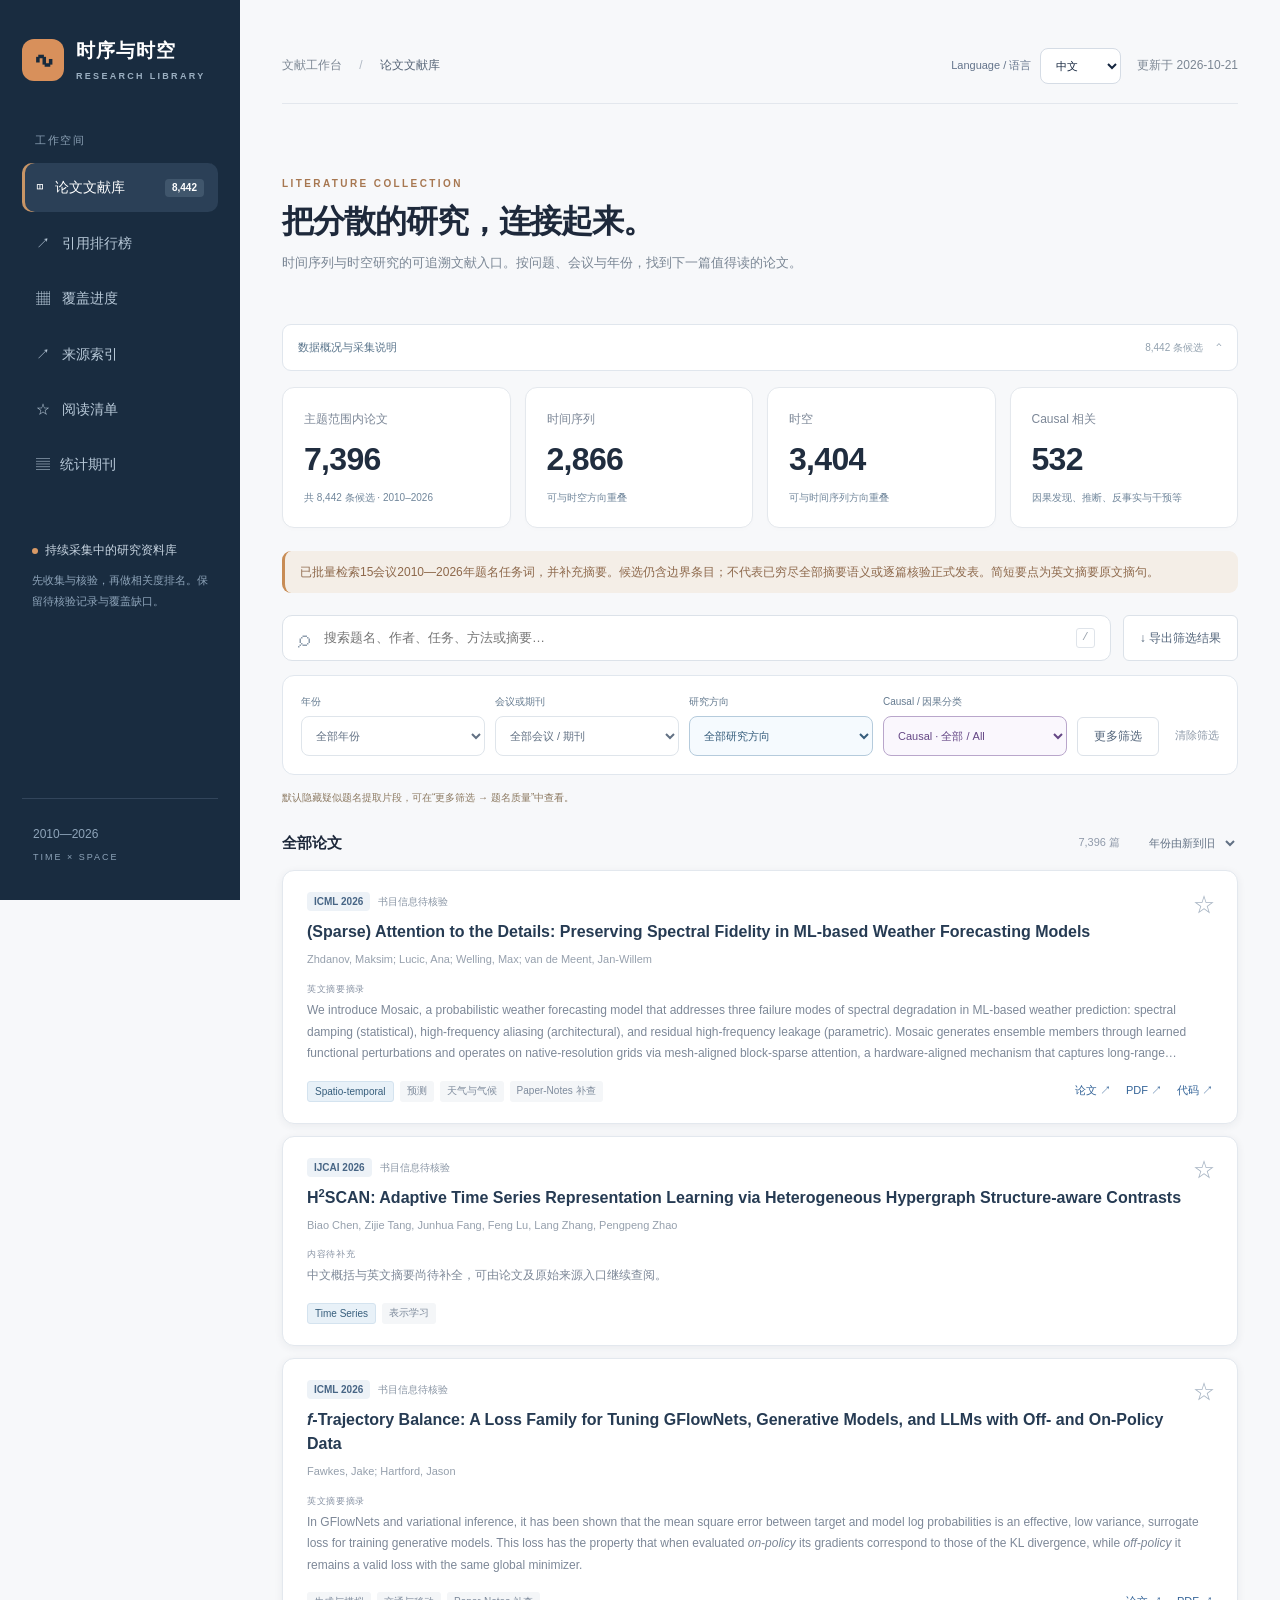
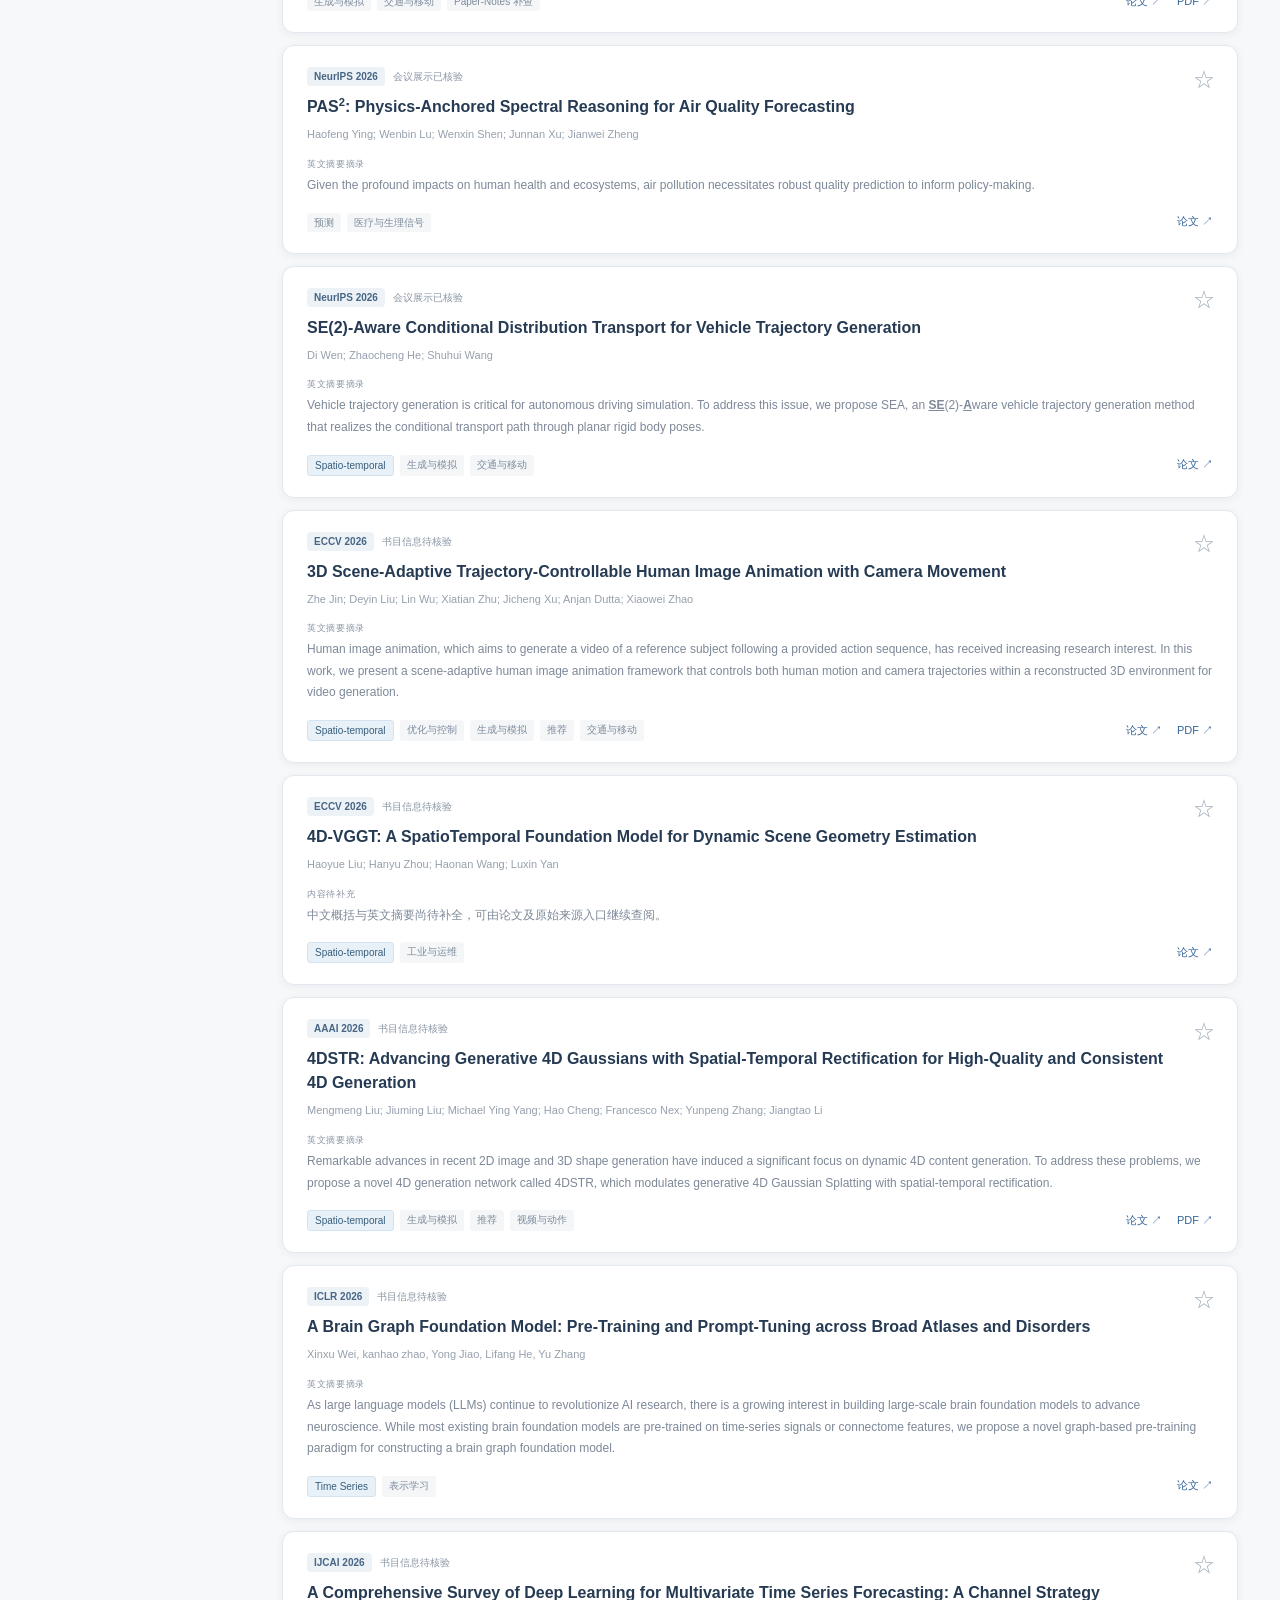
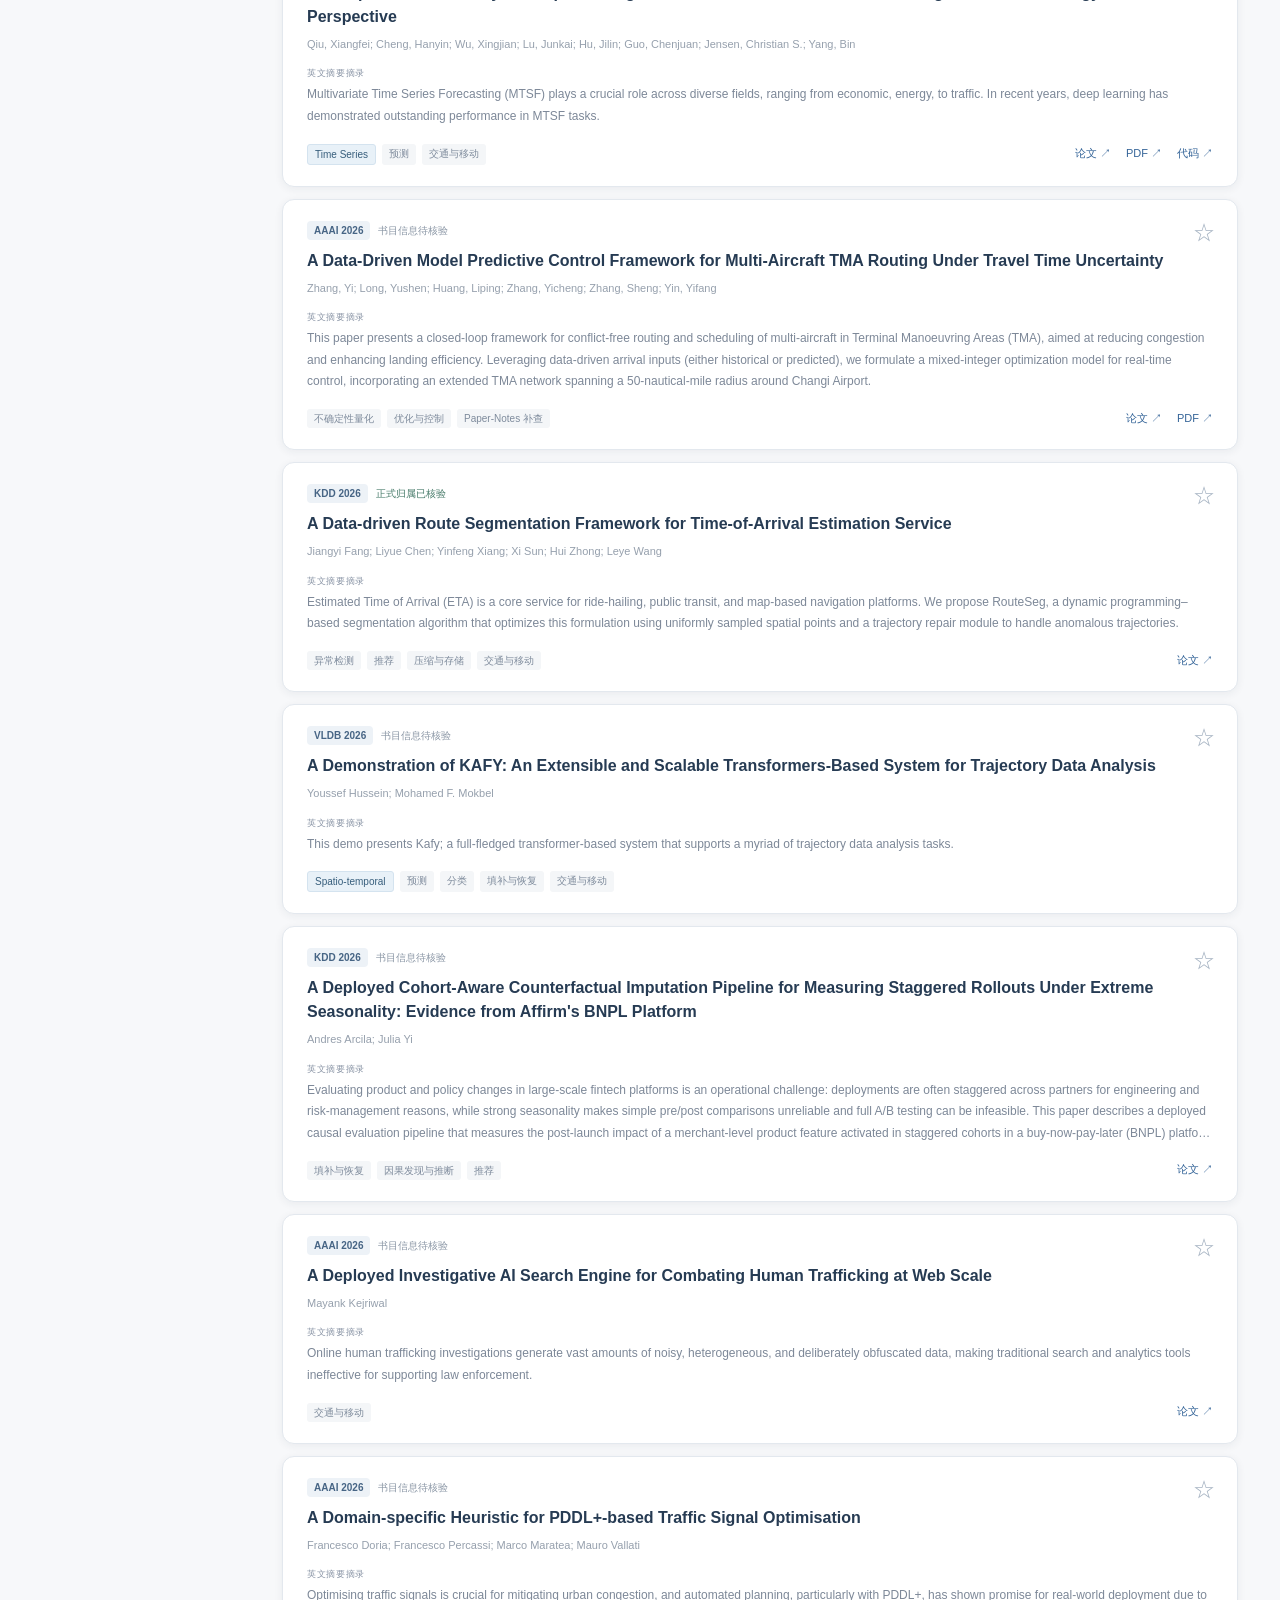
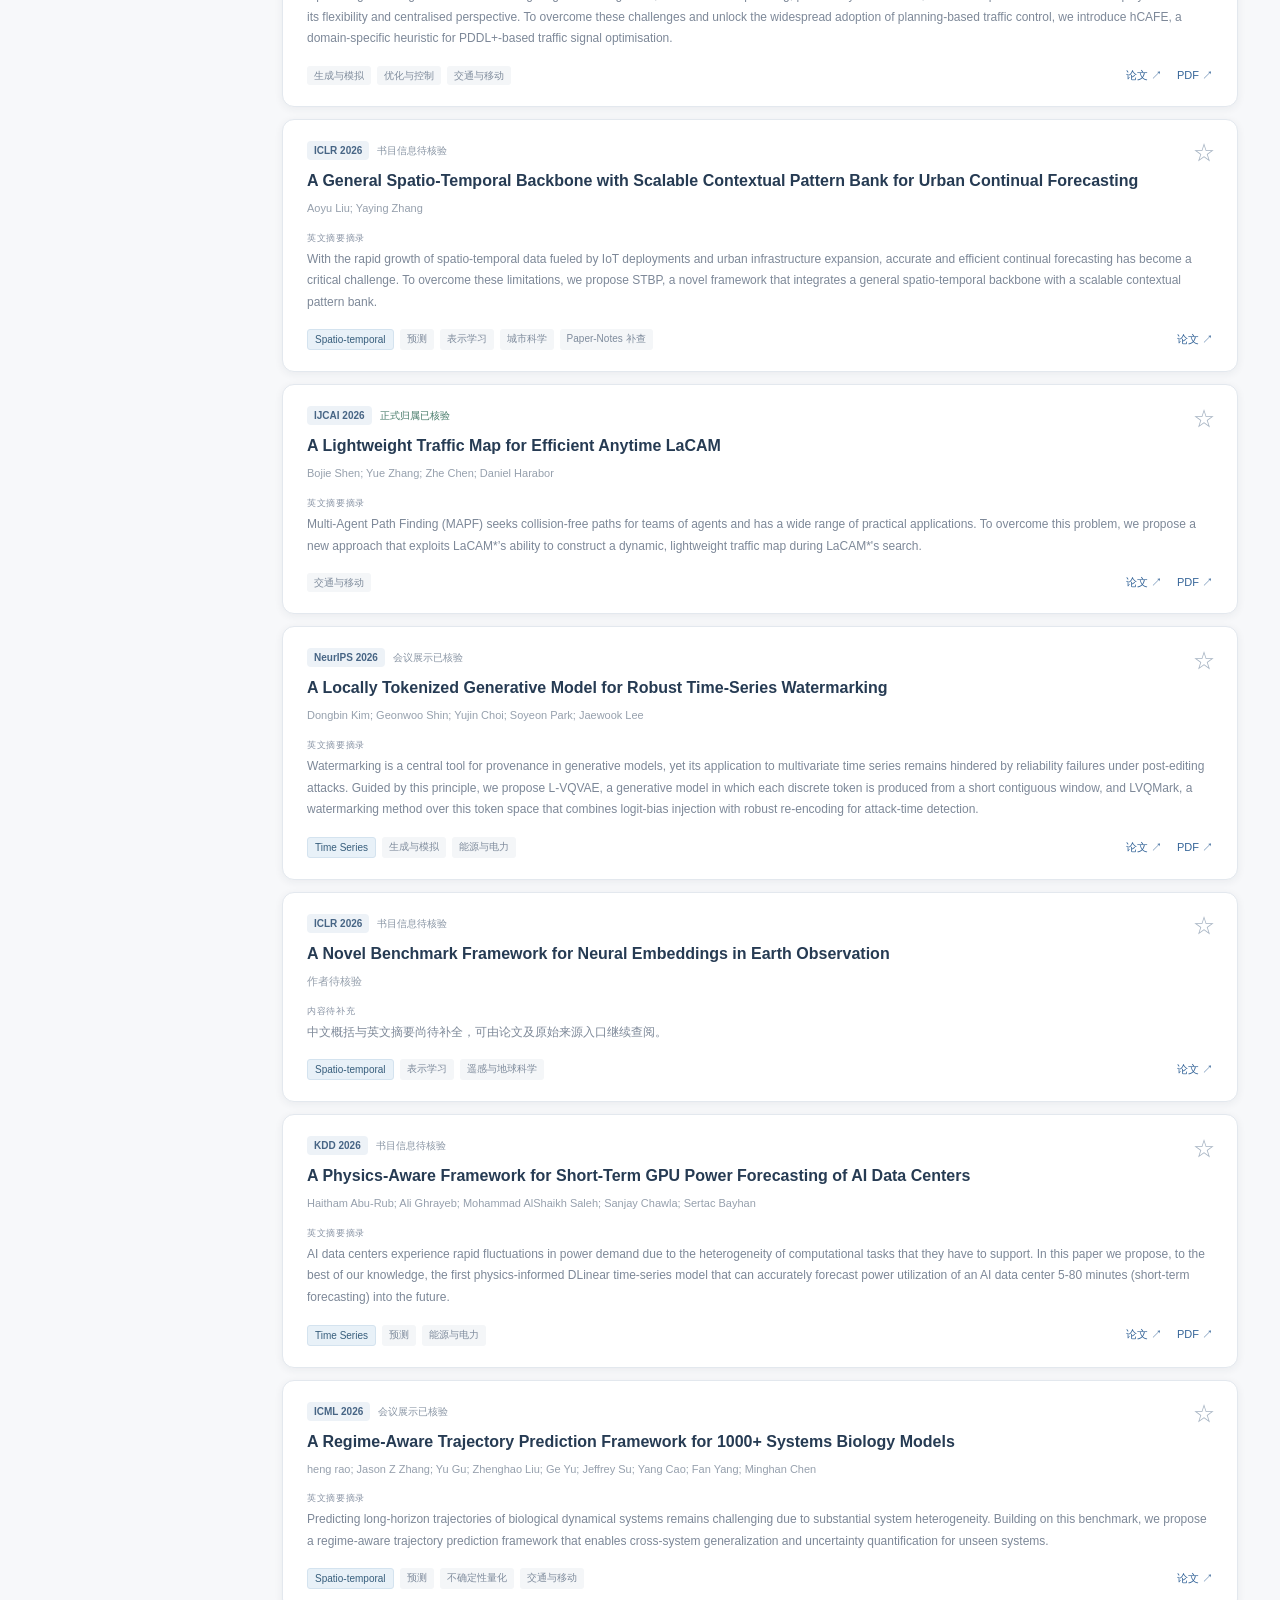
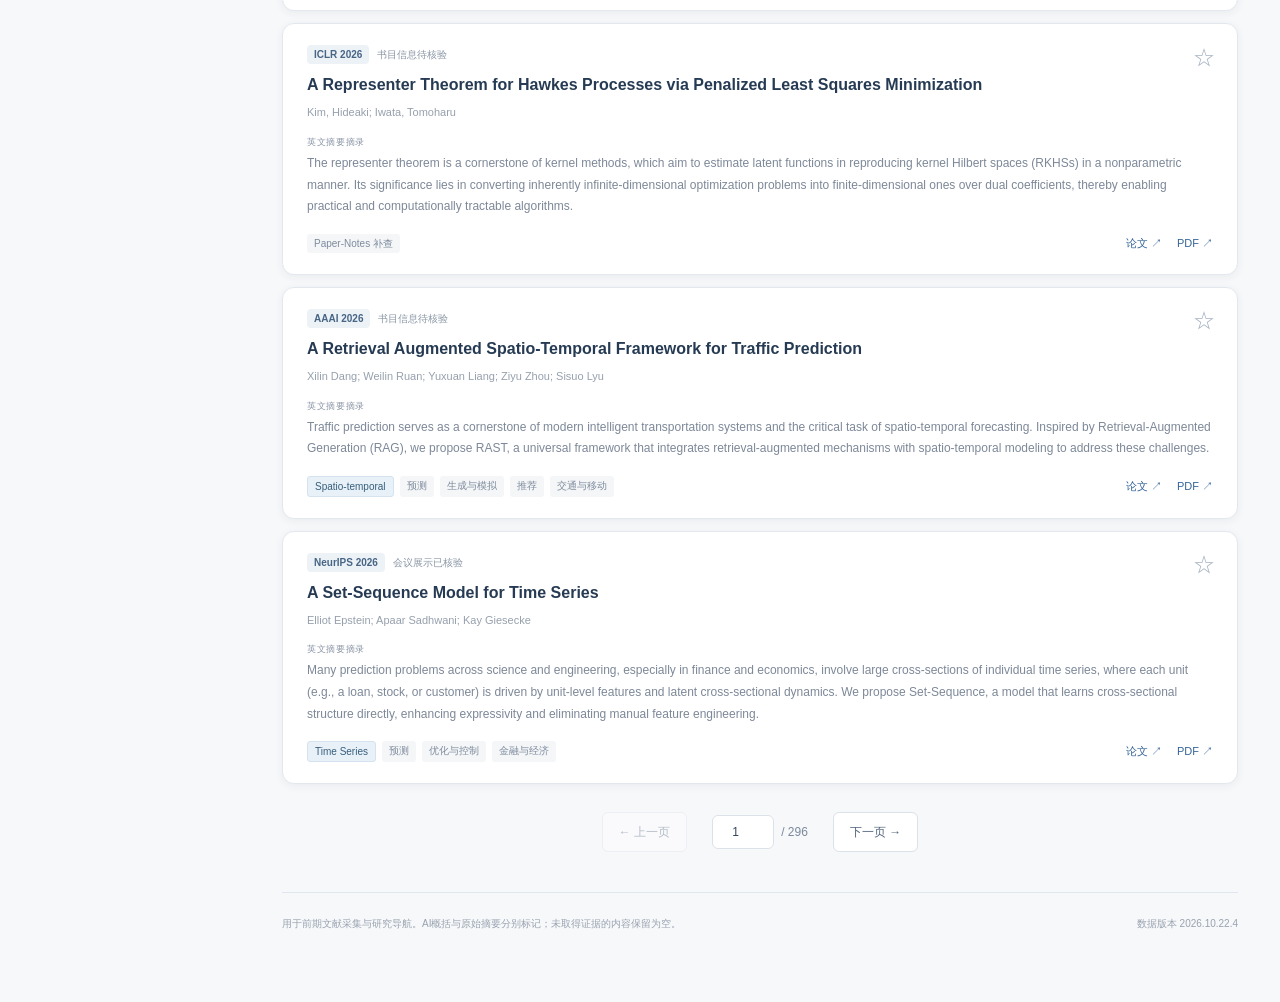
<file: index.html>
<!doctype html>
<html lang="zh-CN"><head><meta charset="utf-8"><meta name="viewport" content="width=device-width,initial-scale=1"><title>时序与时空 · 研究文献库</title><meta name="description" content="可检索、可筛选、可追溯的时间序列与时空研究文献库。"><link rel="stylesheet" href="style.css?v=a275aa8d07d8"><link rel="stylesheet" href="journals.css?v=a275aa8d07d8"></head>
<body><aside class="sidebar"><a class="brand" href="#"><span class="brand-icon">∿</span><span>时序与时空<small>RESEARCH LIBRARY</small></span></a><div class="section-label">工作空间</div><nav><button data-view="papers" class="active">◫ <span>论文文献库</span><b id="navCount">—</b></button><button data-view="rankings">↗ <span>引用排行榜</span></button><button data-view="coverage">▦ <span>覆盖进度</span></button><button data-view="sources">↗ <span>来源索引</span></button><button data-view="saved">☆ <span>阅读清单</span></button><a class="journal-nav" href="journals.html"><span>▤</span><span>统计期刊</span></a></nav><div class="sidebar-note"><span class="dot"></span> 持续采集中的研究资料库<p>先收集与核验，再做相关度排名。保留待核验记录与覆盖缺口。</p></div><div class="sidebar-bottom">2010—2026<span>TIME × SPACE</span></div></aside>
<main><header class="topbar"><span>文献工作台 <i>/</i> <strong id="crumb">论文文献库</strong></span><label class="language-control">Language / 语言 <select id="language" aria-label="Language / 语言"><option value="zh">中文</option><option value="en">English</option></select></label><span id="updated">加载数据…</span></header><section class="heading"><div class="eyebrow">LITERATURE COLLECTION</div><h1 id="pageTitle">把分散的研究，连接起来。</h1><p id="pageIntro">时间序列与时空研究的可追溯文献入口。按问题、会议与年份，找到下一篇值得读的论文。</p></section><details id="datasetSummary" class="data-status" open><summary><span>数据概况与采集说明</span><small><b id="summaryCandidates"></b> <span>条候选</span></small></summary><section class="stats" id="stats"></section><div class="notice" id="notice">数据加载中…</div></details>
<section id="papersView"><div class="toolbar"><label class="search"><span>⌕</span><input id="search" type="search" placeholder="搜索题名、作者、任务、方法或摘要…" aria-label="检索论文"><kbd>/</kbd></label><button class="outline" id="export">↓ 导出筛选结果</button></div><div class="filters" id="filterPanel"><select id="year" aria-label="年份"><option value="">全部年份</option></select><select id="venue" aria-label="会议或期刊"><option value="">全部会议 / 期刊</option></select><select id="topic" aria-label="研究方向"><option value="">全部研究方向</option><option value="time-series">Time Series · 时间序列</option><option value="spatio-temporal">Spatio-temporal · 时空</option><option value="both">同时涉及两者</option><option value="unclassified">方向待确认</option></select><select id="causal" aria-label="Causal / 因果分类"><option value="">Causal · 全部 / All</option><option value="all">全部因果相关</option><option value="discovery">因果发现</option><option value="inference">因果推断与效应</option><option value="counterfactual">反事实</option><option value="intervention">干预</option><option value="granger">Granger 因果</option><option value="representation">因果表示</option><option value="other">其他因果相关</option></select><select id="task" aria-label="任务"><option value="">全部研究任务</option></select><select id="scope" aria-label="主题边界"><option value="直接主题信号">主题范围内候选</option><option value="">全部候选（含边界）</option><option value="主题边界待核对">主题边界待核对</option></select><select id="verified" aria-label="核验状态"><option value="">全部核验状态</option><option value="formal">正式归属已核验</option><option value="display">仅官方会议展示</option><option value="pending">其他 / 待核验</option></select><select id="recordQuality" aria-label="题名质量"><option value="valid">论文题名记录</option><option value="all">全部原始候选</option><option value="review">题名待核对</option></select><select id="origin" aria-label="来源类型"><option value="">全部来源</option><option value="blog">博主清单</option><option value="notes">Paper-Notes 补查</option></select><div class="filter-actions"><button type="button" class="outline" id="moreFilters" aria-expanded="false" aria-controls="filterPanel"><span>更多筛选</span><b id="moreCount"></b></button><button type="button" class="reset" id="reset">清除筛选</button></div></div><p class="quality-hint">默认隐藏疑似题名提取片段，可在“更多筛选 → 题名质量”中查看。</p><div class="list-heading"><h2 id="resultTitle">全部论文</h2><div><span id="resultCount"></span><select id="sort" aria-label="排序"><option value="new">年份由新到旧</option><option value="old">年份由旧到新</option><option value="title">英文题名 A—Z</option></select></div></div><div id="activeFilters" class="rank-active-filters list-active-filters" role="group" aria-label="当前筛选"></div><div id="paperList" aria-live="polite"></div><div class="pagination"><button id="previous" class="outline">← 上一页</button><span id="pageCount"></span><button id="next" class="outline">下一页 →</button></div></section>
<section id="rankingsView" hidden></section>
<section id="coverageView" hidden><div class="section-heading"><h2>会议 × 年份</h2><p>逐年、逐会议记录检索状态。收集到某会议论文，不等于该会议目录已系统查全。</p></div><div id="coverageTable" class="table-wrap"></div></section>
<section id="sourcesView" hidden><div class="section-heading"><h2>从论文回到来源</h2><p>原文、第三方发现线索和正式论文证据分别保留。点击来源可查看原始页面。</p></div><div id="sourceList"></div></section>
<footer>用于前期文献采集与研究导航。AI概括与原始摘要分别标记；未取得证据的内容保留为空。<span id="datasetId"></span></footer></main>
<dialog id="detail"><div class="drawer-header"><span id="detailId"></span><button id="closeDetail" aria-label="关闭论文详情">✕</button></div><div id="detailBody"></div></dialog><script src="data.js?v=a275aa8d07d8-shards1"></script><script src="data-papers.part-01.js?v=a275aa8d07d8-shards1"></script><script src="data-papers.part-02.js?v=a275aa8d07d8-shards1"></script><script src="data-papers.part-03.js?v=a275aa8d07d8-shards1"></script><script src="data-papers.part-04.js?v=a275aa8d07d8-shards1"></script><script src="i18n.js?v=a275aa8d07d8"></script><script src="citations.js?v=a275aa8d07d8"></script><script src="ranking-core.js?v=a275aa8d07d8"></script><script src="record-utils.js?v=a275aa8d07d8"></script><script src="topics.js?v=a275aa8d07d8"></script><script src="app.js?v=a275aa8d07d8"></script><script src="rankings.js?v=a275aa8d07d8"></script><script src="detail-tools.js?v=a275aa8d07d8"></script><script src="filter-labels.js?v=a275aa8d07d8"></script></body></html>
</file>
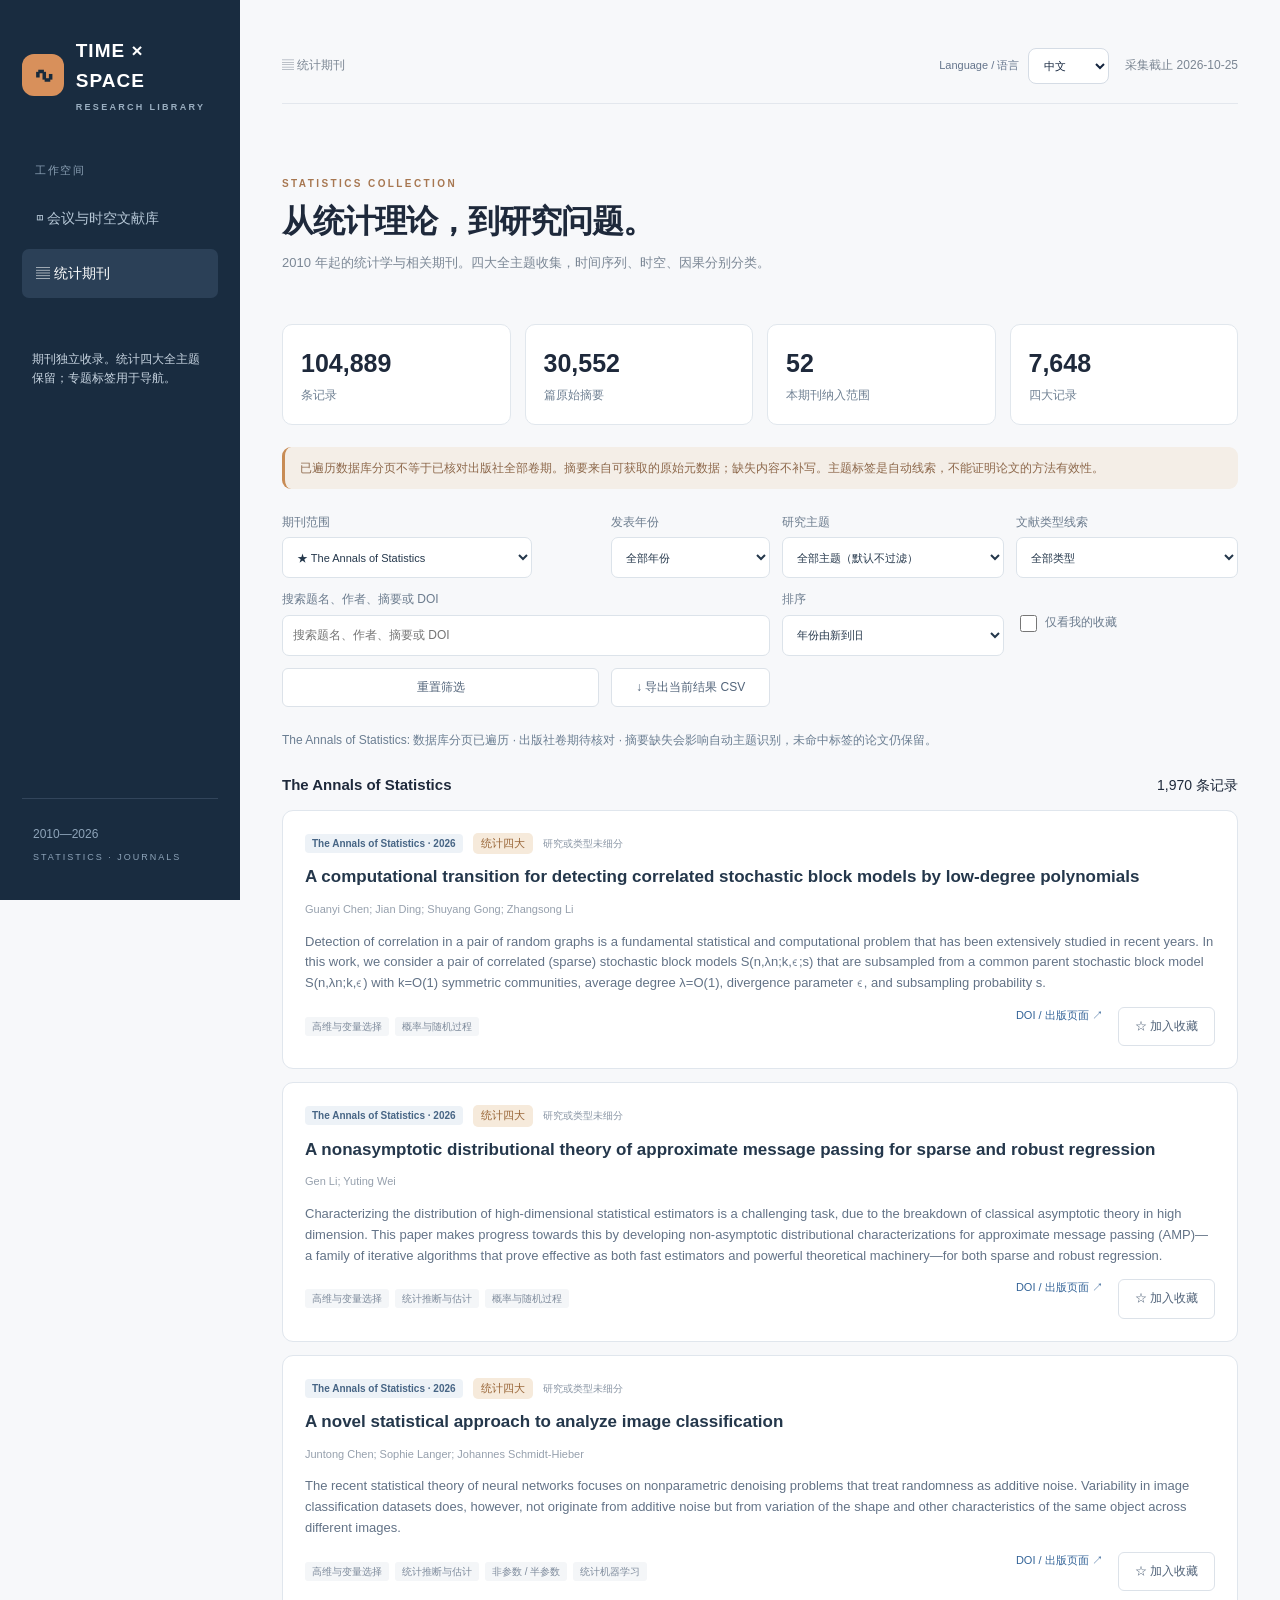
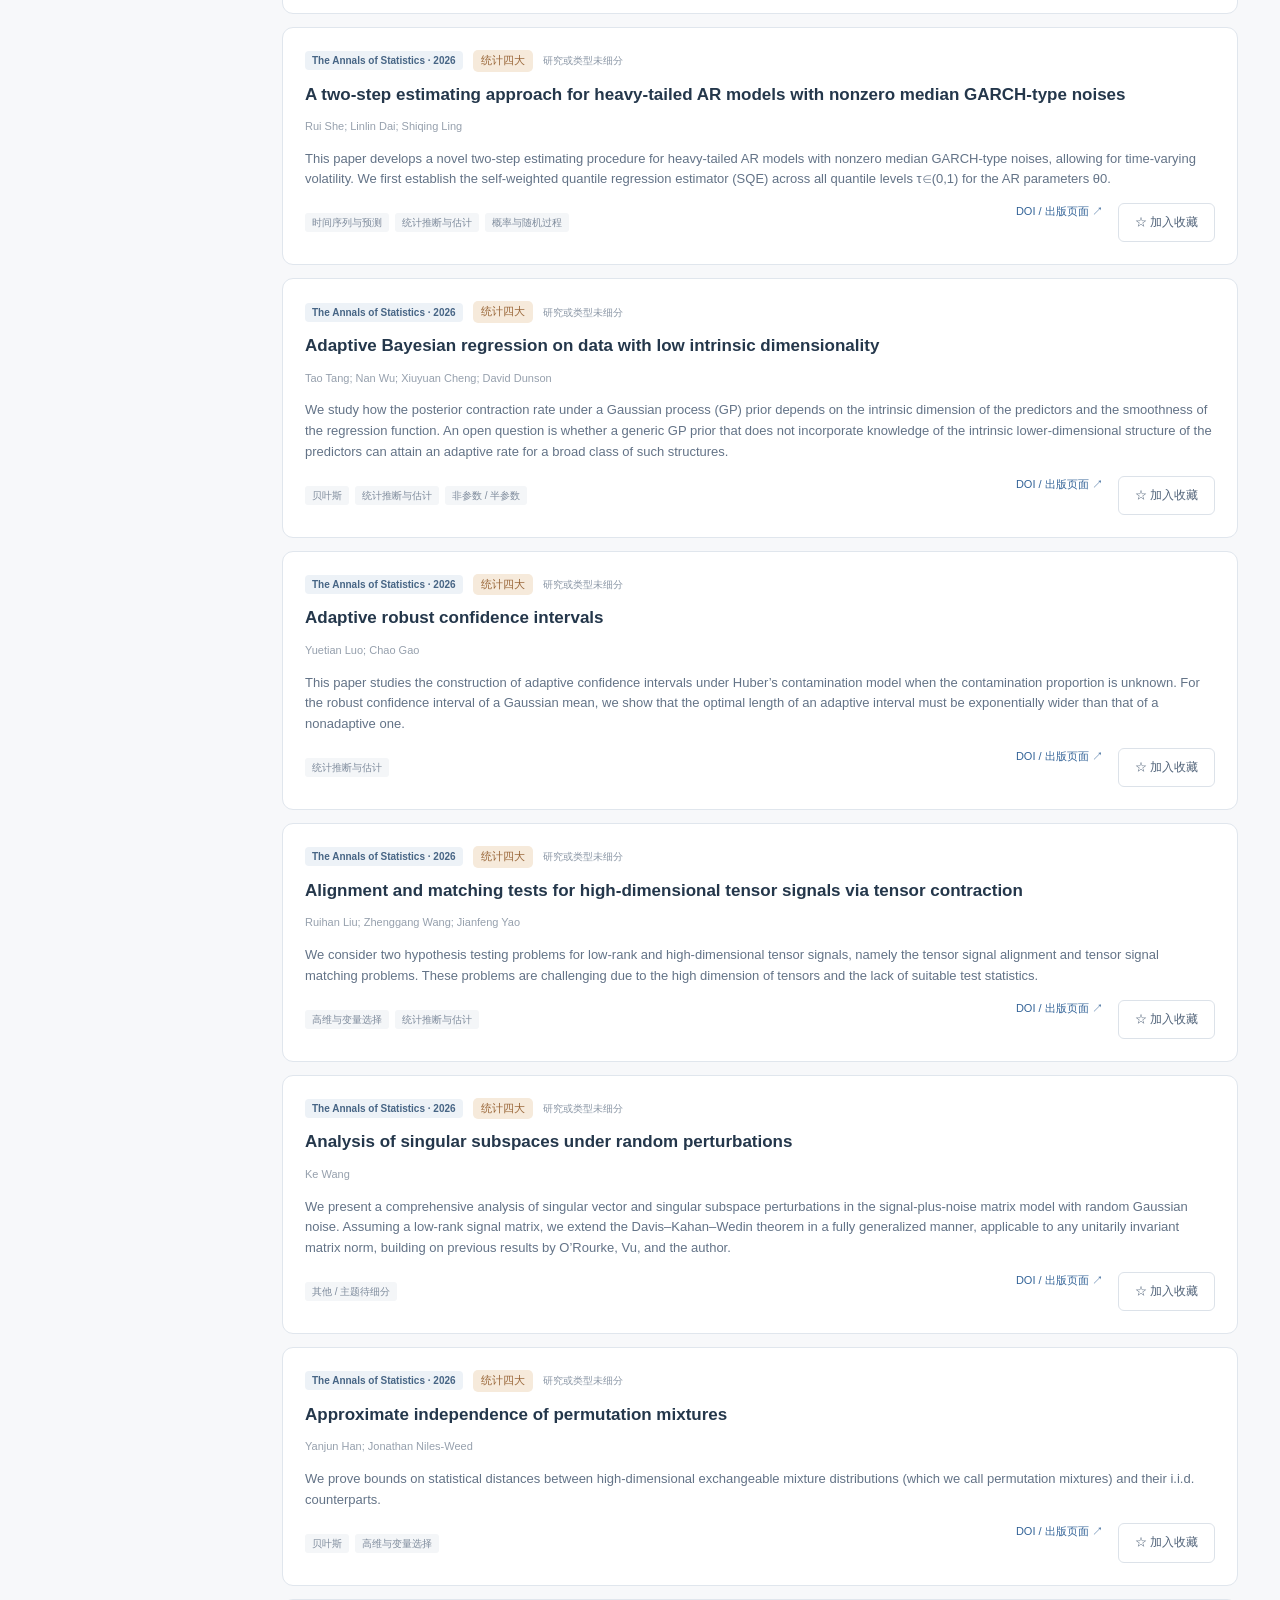
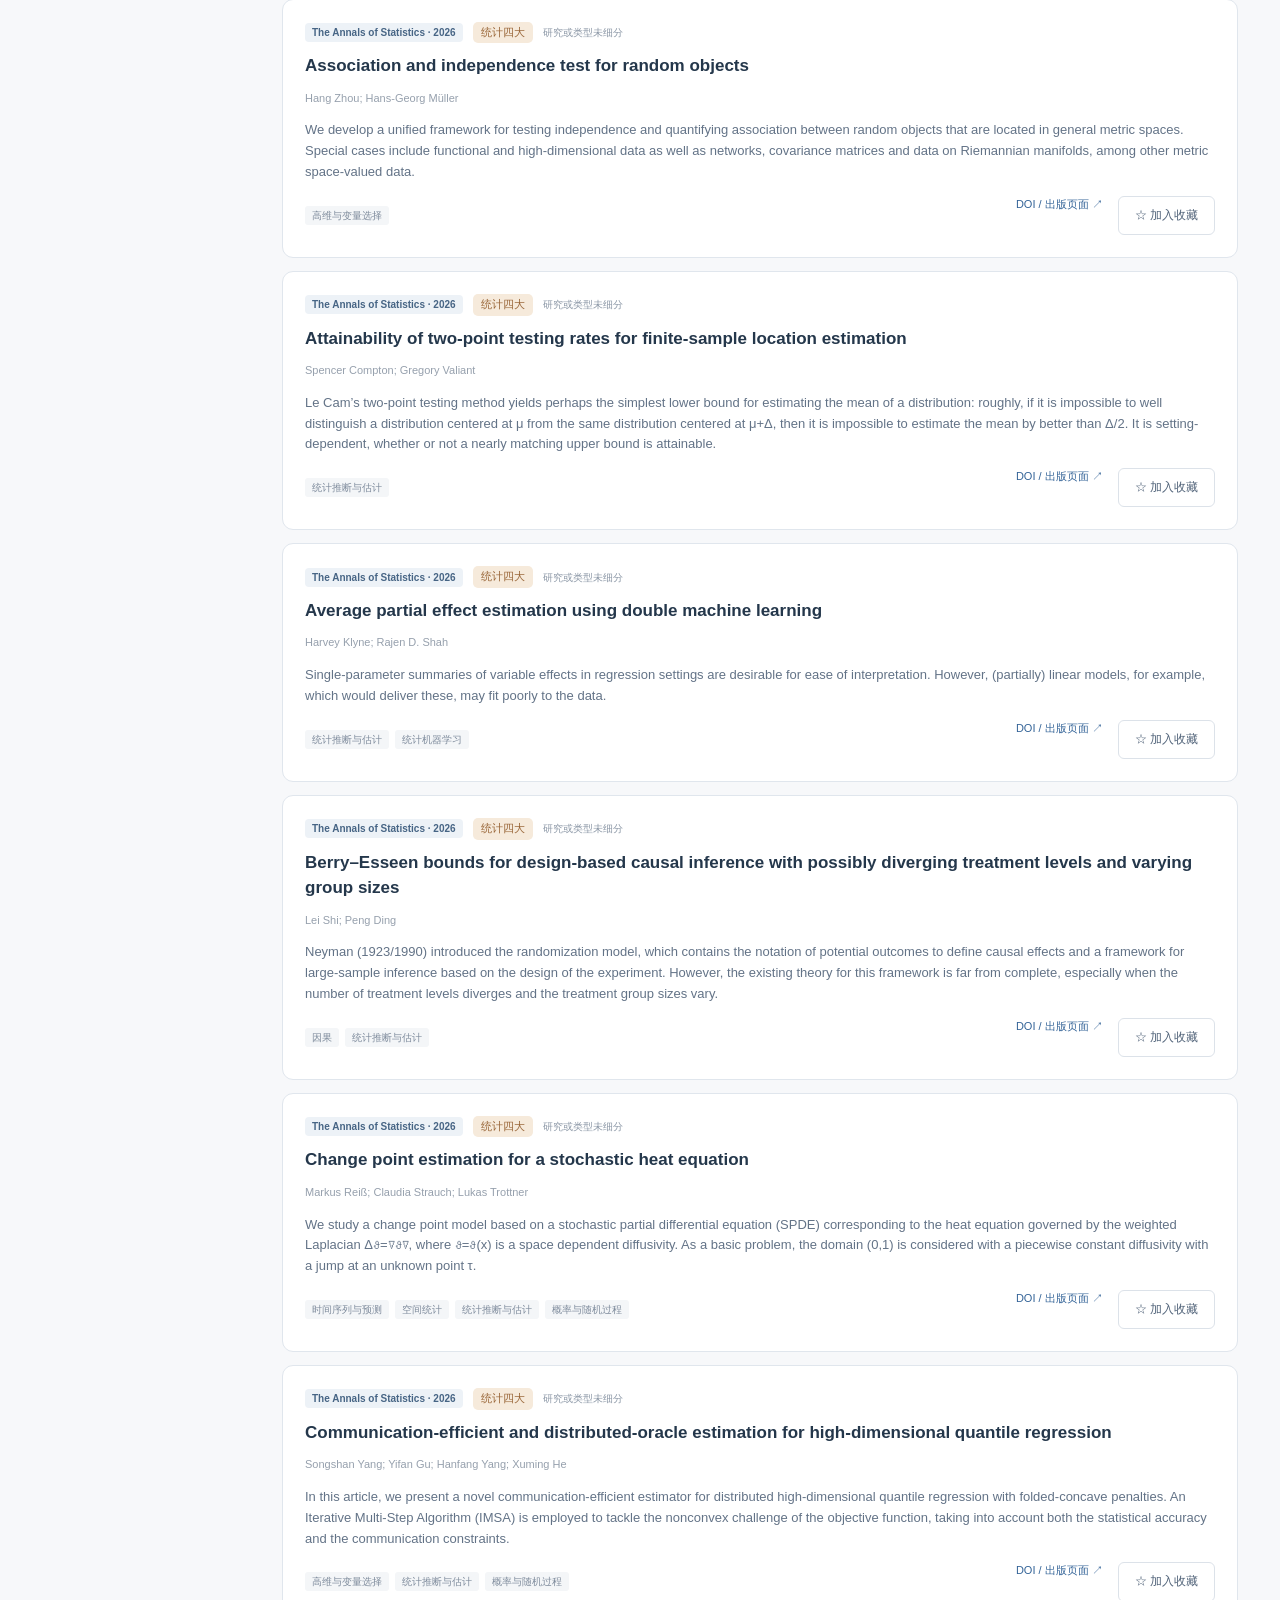
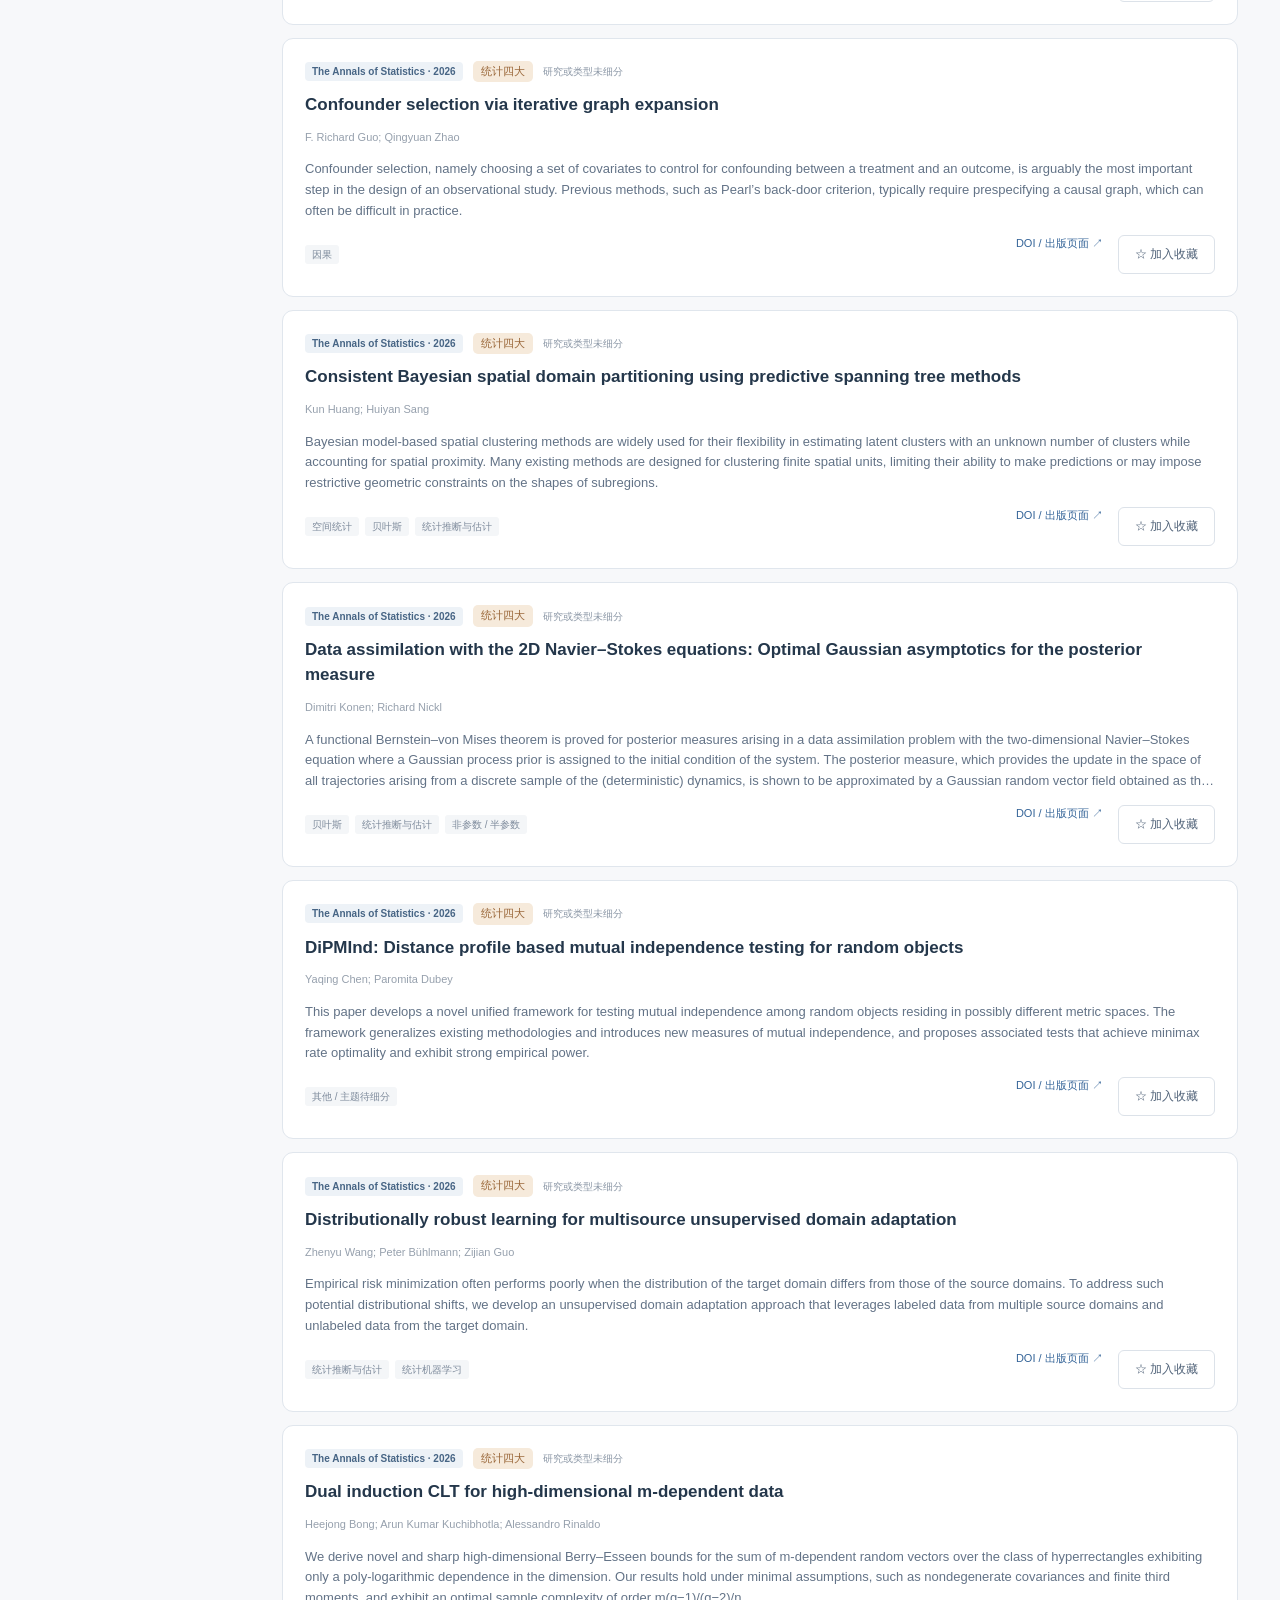
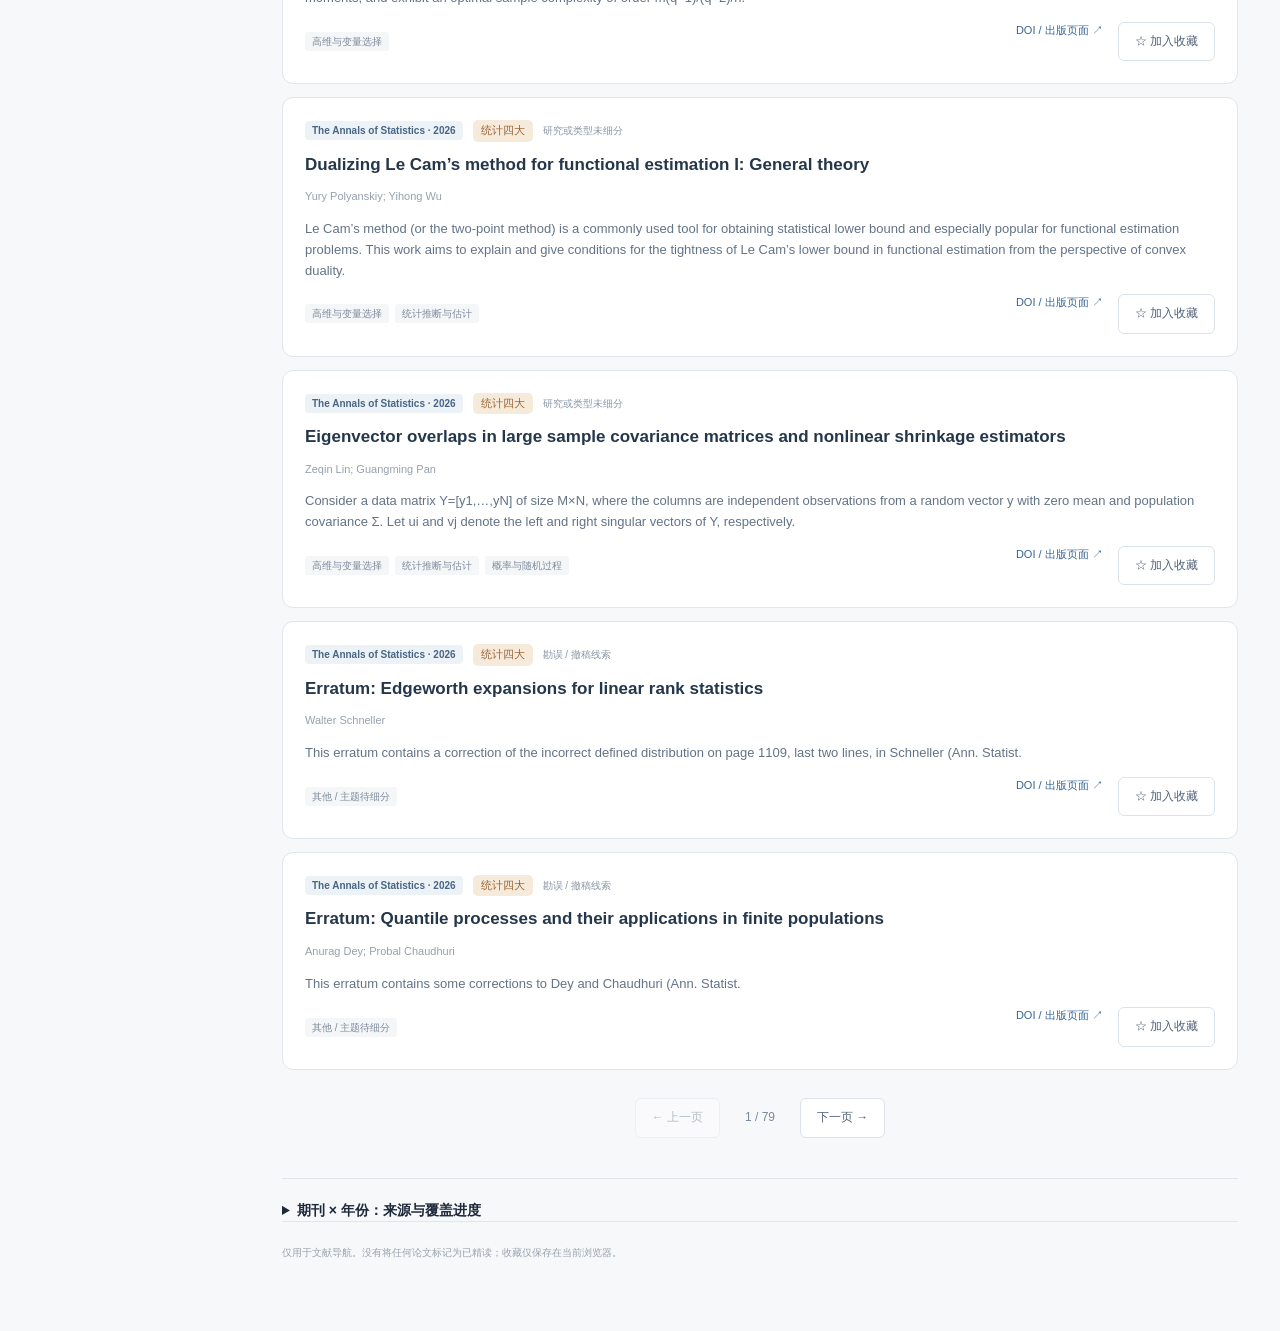
<file: journals.html>
<!doctype html>
<html lang="zh-CN"><head><meta charset="utf-8"><meta name="viewport" content="width=device-width,initial-scale=1"><title>统计期刊 · Time × Space</title><link rel="stylesheet" href="style.css?v=a275aa8d07d8"><link rel="stylesheet" href="journals.css?v=a275aa8d07d8"></head>
<body class="journal-page"><aside class="sidebar"><a class="brand" href="index.html"><span class="brand-icon">∿</span><span>TIME × SPACE<small>RESEARCH LIBRARY</small></span></a><div class="section-label" data-t="workspace"></div><nav><a class="journal-nav" href="index.html" data-t="conference"></a><a class="journal-nav active" href="journals.html" data-t="journals"></a></nav><p class="sidebar-note" data-t="sideNote"></p><div class="sidebar-bottom">2010—2026<span>STATISTICS · JOURNALS</span></div></aside>
<main><header class="topbar"><span data-t="journals"></span><label class="language-control">Language / 语言 <select id="journalLanguage" aria-label="Language / 语言"><option value="zh">中文</option><option value="en">English</option></select></label><span id="journalCutoff"></span></header><section class="heading"><div class="eyebrow">STATISTICS COLLECTION</div><h1 data-t="heading"></h1><p data-t="intro"></p></section>
<section class="journal-stats" id="journalStats"></section><p class="notice" data-t="notice"></p>
<section class="journal-controls"><label><span data-t="journal"></span><select id="journalSelect"></select></label><label><span data-t="year"></span><select id="journalYear"></select></label><label><span data-t="topic"></span><select id="journalTopic"></select></label><label><span data-t="kind"></span><select id="journalKind"></select></label><label class="journal-search"><span data-t="search"></span><input id="journalSearch" type="search"></label><label><span data-t="sort"></span><select id="journalSort"><option value="new" data-t="newest"></option><option value="old" data-t="oldest"></option><option value="title" data-t="alphabetic"></option></select></label><label class="journal-check"><input id="journalSaved" type="checkbox"><span data-t="savedOnly"></span></label><button id="journalReset" class="outline" data-t="reset"></button><button id="journalCSV" class="outline" data-t="export"></button></section>
<div id="journalStatus" role="status" aria-live="polite"></div><div class="list-heading"><h2 id="journalListTitle"></h2><span id="journalCount"></span></div><section id="journalList"></section><div class="pagination"><button id="journalPrev" class="outline" data-t="previous"></button><span id="journalPage"></span><button id="journalNext" class="outline" data-t="next"></button></div>
<details class="journal-coverage"><summary data-t="coverage"></summary><p data-t="coverageNote"></p><div class="table-wrap" id="journalCoverage"></div><a href="journals-index.json" download data-t="downloadIndex"></a></details><footer data-t="footer"></footer></main>
<dialog id="journalDetail"><div class="drawer-header"><span id="journalDetailId"></span><button id="journalClose" aria-label="Close / 关闭">✕</button></div><div id="journalDetailBody"></div></dialog><script src="journal-utils.js?v=a275aa8d07d8"></script><script src="journals.js?v=a275aa8d07d8"></script></body></html>
</file>
<file: style.css>
*{box-sizing:border-box}html{color-scheme:light}body{margin:0;background:#f7f8fa;color:#202d3f;font-family:-apple-system,BlinkMacSystemFont,"Segoe UI","PingFang SC","Microsoft YaHei",sans-serif;font-size:14px;line-height:1.6}button,input,select{font:inherit}button,select{cursor:pointer}button:focus-visible,a:focus-visible,input:focus-visible,select:focus-visible{outline:3px solid #df9757;outline-offset:3px}button{border:0}a{color:#346498;text-decoration:none}a:hover{text-decoration:underline}.sidebar{position:fixed;inset:0 auto 0 0;width:240px;background:#192c40;color:#d9e4ee;padding:36px 22px;display:flex;flex-direction:column}.brand{display:flex;align-items:center;gap:12px;color:white;font-size:19px;font-weight:650;letter-spacing:1px}.brand:hover{text-decoration:none}.brand-icon{display:grid;place-items:center;background:#d8905b;color:#182a3c;width:42px;height:42px;border-radius:12px;font-size:39px;font-family:serif}.brand small{display:block;font-size:9px;letter-spacing:2.3px;color:#9bafc1;margin-top:3px}.section-label{font-size:11px;color:#8ba0b4;margin:48px 13px 14px;letter-spacing:1.5px}nav button{background:none;color:#b7c8d7;display:flex;gap:12px;align-items:center;padding:13px 14px;width:100%;text-align:left;border-radius:7px;margin-bottom:7px}nav button.active{background:#2b4057;color:white}nav button b{font-size:10px;background:#40566c;padding:1px 7px;border-radius:4px;margin-left:auto}nav button:hover{background:#30475e}.sidebar-note{margin:45px 10px 0;font-size:12px;color:#c7d4e0}.sidebar-note p{font-size:11px;color:#8ea4b9;line-height:1.9;margin-top:10px}.dot{display:inline-block;width:6px;height:6px;background:#d99a66;border-radius:50%;margin-right:4px}.sidebar-bottom{margin-top:auto;padding:26px 11px 0;border-top:1px solid #32455b;font-size:12px;color:#8ea4b9}.sidebar-bottom span{display:block;font-size:9px;letter-spacing:2px;margin-top:5px}main{margin-left:240px;padding:0 46px;max-width:1800px}.topbar{height:76px;border-bottom:1px solid #e3e7ed;display:flex;align-items:center;justify-content:space-between;color:#7b8693;font-size:12px}.topbar i{font-style:normal;margin:0 14px;color:#b1b9c4}.topbar strong{font-weight:500;color:#536275}.heading{padding:38px 0 25px}.eyebrow{color:#a77751;font-size:10px;letter-spacing:2.5px;font-weight:650}h1{font-size:30px;line-height:1.4;letter-spacing:.3px;font-weight:650;margin:10px 0 12px}.heading p{color:#7b8795;margin:0;font-size:13px}.stats{display:grid;grid-template-columns:repeat(4,1fr);gap:16px;margin:0 0 23px}.stat{background:white;border:1px solid #e4e8ed;border-radius:9px;padding:18px 22px}.stat-label{font-size:12px;color:#7d8898}.stat strong{font-size:28px;font-weight:600;letter-spacing:-.7px;display:block;margin:5px 0 0}.stat small{font-size:10px;color:#93a0af}.notice{border-left:3px solid #c88c55;background:#f4eee7;padding:11px 15px;color:#8d684b;font-size:12px;margin-bottom:26px;border-radius:0 5px 5px 0}.toolbar{display:flex;gap:12px}.search{height:45px;display:flex;align-items:center;gap:12px;background:white;border:1px solid #dce2e9;border-radius:7px;padding:0 15px;flex:1}.search span{font-size:24px;color:#8e9dad}.search input{border:0;outline:0;background:transparent;width:100%;font-size:13px}.search kbd{font-size:11px;padding:0 5px;border:1px solid #dfe4ea;border-radius:3px;color:#9aa3ad}.outline{border:1px solid #dce2e9;border-radius:6px;padding:9px 16px;background:white;color:#52647a;font-size:12px}.outline:hover{background:#edf2f7}.outline:disabled{opacity:.4;cursor:default}.filters{display:flex;gap:9px;flex-wrap:wrap;padding:13px 0 22px;border-bottom:1px solid #e3e7ed}select{background:white;color:#627184;border:1px solid #dfe5eb;border-radius:5px;padding:7px 26px 7px 10px;font-size:11px;max-width:250px}.reset{color:#8d99a8;font-size:11px;background:transparent;padding:6px 10px}.list-heading{display:flex;justify-content:space-between;align-items:center;margin:22px 0 13px}.list-heading h2{font-size:15px;font-weight:600;margin:0}.list-heading>div{display:flex;align-items:center;gap:18px;font-size:11px;color:#909aaa}.list-heading select{background:transparent;border:0;padding-right:0}.paper{background:white;border:1px solid #e3e8ee;border-radius:8px;margin-bottom:12px;padding:21px 24px;position:relative}.paper-top{display:flex;align-items:center;gap:8px;margin-bottom:9px;font-size:10px}.venue-tag{color:#476585;font-weight:600;background:#edf2f7;padding:2px 7px;border-radius:4px}.status-tag{font-size:10px;color:#8a96a5}.status-tag.formal{color:#467a69}.paper-title{font-size:16px;font-weight:600;line-height:1.5;color:#263b53;background:transparent;text-align:left;padding:0;cursor:pointer;max-width:calc(100% - 35px)}.paper-title:hover{color:#a47650}.authors{font-size:11px;color:#96a0ad;margin:7px 35px 10px 0;white-space:nowrap;overflow:hidden;text-overflow:ellipsis}.summary{font-size:12px;color:#7d8898;margin:0 0 15px;display:-webkit-box;-webkit-line-clamp:2;-webkit-box-orient:vertical;overflow:hidden}.paper-bottom{display:flex;justify-content:space-between;gap:12px;align-items:center}.tags{display:flex;gap:6px;flex-wrap:wrap}.tag{background:#f4f6f8;color:#7e8b9c;font-size:10px;padding:2px 7px;border-radius:3px}.paper-links{font-size:11px;display:flex;gap:16px;white-space:nowrap}.bookmark{position:absolute;right:21px;top:45px;font-size:22px;color:#a7b4c3;background:transparent;padding:0 4px}.bookmark.saved{color:#ba8456}.pagination{display:flex;justify-content:center;gap:25px;align-items:center;margin:28px 0 40px;font-size:12px;color:#7b899b}.empty{padding:65px;text-align:center;color:#8c98a7;border:1px dashed #ccd4df;border-radius:8px}.section-heading h2{font-size:20px;margin:0 0 5px}.section-heading p{font-size:12px;color:#8995a5;margin:0 0 22px}.table-wrap{overflow:auto;background:white;border:1px solid #e2e6ed;border-radius:8px}table{border-collapse:collapse;width:100%;font-size:11px;white-space:nowrap}th,td{padding:13px 12px;border-bottom:1px solid #edf0f4;text-align:center}th{color:#697d92;background:#f0f3f7;font-weight:500}td:first-child,th:first-child{text-align:left;position:sticky;left:0;background:white;font-weight:600}.pending-cell{color:#9ca6b3}.source{background:white;border:1px solid #e2e7ef;padding:18px 22px;margin-bottom:10px;border-radius:7px}.source h3{font-size:13px;margin:0 0 7px;font-weight:550}.source p{font-size:11px;margin:4px 0;color:#8d98a5}.source a{font-size:11px}footer{border-top:1px solid #e0e6ed;padding:22px 0 30px;font-size:10px;color:#98a2af;display:flex;justify-content:space-between;gap:15px}dialog{border:0;margin:0 0 0 auto;padding:0;width:min(780px,95vw);height:100dvh;max-height:100dvh;box-shadow:-10px 0 50px #10243933;color:#2c3e53}dialog::backdrop{background:#14263766}.drawer-header{position:sticky;top:0;display:flex;justify-content:space-between;align-items:center;padding:20px 30px;background:#fff;border-bottom:1px solid #e3e9ef;font-size:11px;color:#8796a9}.drawer-header button{background:#f2f5f8;border-radius:50%;width:30px;height:30px;color:#60758b}#detailBody{padding:25px 32px 50px}#detailBody h2{font-size:23px;line-height:1.45;margin:5px 0 18px}#detailBody h3{font-size:12px;color:#b08058;margin:28px 0 8px;letter-spacing:1px}#detailBody p{font-size:13px;line-height:1.9;white-space:pre-wrap;overflow-wrap:anywhere}#detailBody .detail-meta{font-size:12px;color:#8290a1}#detailBody .links{display:flex;gap:10px;flex-wrap:wrap}#detailBody .links a{padding:5px 10px;border:1px solid #dce4ed;border-radius:4px;font-size:11px}.source-links{display:grid;gap:7px;font-size:11px;overflow-wrap:anywhere}.detail-note{padding:12px 15px;background:#f5f1ec;color:#967355;font-size:11px!important}.read-control{margin-top:25px;font-size:12px;color:#7e8fa3}.read-control select{margin-left:10px}body:has(dialog[open]){overflow:hidden}[hidden]{display:none!important}@media(min-width:1500px){main{padding-left:60px;padding-right:60px}.paper{padding:24px 28px}}@media(max-width:1050px){.sidebar{width:195px;padding:28px 15px}.brand{font-size:16px}.brand-icon{width:34px;height:36px}main{margin-left:195px;padding:0 25px}.stats{gap:10px}.stat{padding:15px}.stat strong{font-size:25px}.paper-title{font-size:14px}}@media(max-width:760px){.sidebar{position:static;width:100%;padding:15px 18px;display:block}.brand{font-size:17px}.brand small{font-size:8px}.section-label,.sidebar-note,.sidebar-bottom{display:none}nav{display:flex;margin-top:17px;gap:5px}nav button{padding:8px;justify-content:center;font-size:11px;gap:6px;margin:0}nav button b{display:none}main{margin:0;padding:0 18px}.topbar{height:52px;font-size:10px}.topbar i{margin:0 6px}.heading{padding:25px 0 20px}h1{font-size:25px}.heading p{font-size:11px}.stats{grid-template-columns:repeat(2,1fr);gap:9px}.stat{padding:12px 15px}.stat-label{font-size:10px}.stat strong{font-size:25px}.notice{font-size:10px}.toolbar{gap:8px}.toolbar .outline{font-size:10px;padding:6px 10px}.filters{gap:6px}select{font-size:10px;max-width:180px}.list-heading>div{gap:5px;font-size:10px}.paper{padding:16px}.paper-title{font-size:14px}.bookmark{right:12px;top:43px}.summary{font-size:11px}.paper-bottom{align-items:flex-start;flex-direction:column}.paper-links{gap:20px}footer{display:block;font-size:9px}footer span{display:block;margin-top:8px}#detailBody{padding:20px}#detailBody h2{font-size:20px}.drawer-header{padding:15px 20px}}
/* Bilingual research workspace */
:root{--focus:#b77438}body{background:#f7f8fa;color:#1e293b}main{max-width:1800px;padding:28px 42px 40px}.topbar{gap:16px;flex-wrap:wrap}.topbar>span:first-child{margin-right:auto}.language-control{display:flex;align-items:center;gap:9px;font-size:11px;color:#64748b}.language-control select{border:1px solid #d5dce5;border-radius:8px;padding:8px 11px;background:white;color:#14253e;min-height:36px}.heading{margin:34px 0 25px}.heading h1{font-size:32px;letter-spacing:-1px;line-height:1.2;max-width:900px}.heading p{max-width:800px;line-height:1.7}.stats{gap:14px}.stat{border-radius:12px;padding:19px 21px;box-shadow:0 2px 5px #14253e03}.stat strong{font-size:32px}.notice{font-size:12px;line-height:1.7;border-radius:9px;margin:22px 0}.toolbar{gap:12px}.search{border-radius:10px;min-height:46px}.filters{display:grid;grid-template-columns:repeat(3,minmax(0,1fr));gap:9px;margin:14px 0 26px}.filters select{width:100%;min-width:0;max-width:none;border-radius:8px;min-height:40px}.filters .reset{justify-self:start;padding:6px 0}.list-heading{gap:12px;align-items:center}.list-heading>div{gap:15px;display:flex;align-items:center}.paper{padding:21px 24px;border-radius:12px;transition:border-color .15s,box-shadow .15s}.paper:hover{border-color:#b9c6d5;box-shadow:0 4px 16px #14253e06}.paper-top{padding-right:30px;gap:8px;flex-wrap:wrap}.paper-title{font-size:16px;line-height:1.5;padding-right:28px;max-width:100%;overflow-wrap:anywhere}.authors{font-size:11px;line-height:1.7;margin-top:6px}.summary{font-size:12px;line-height:1.8;margin:12px 0 16px;padding-top:19px;position:relative;-webkit-line-clamp:3}.summary::before{content:attr(data-caption);position:absolute;top:0;left:0;font-size:9px;letter-spacing:.07em;text-transform:uppercase;color:#8994a5}.paper-bottom{gap:14px;flex-wrap:wrap}.paper-links{flex-shrink:0;gap:15px}.bookmark{min-width:36px;min-height:36px;top:15px;right:15px}.tags{gap:6px}.tag,.status-tag,.venue-tag{font-size:10px;line-height:1.5;white-space:normal}.pagination button{min-height:40px}button,select,a,input{touch-action:manipulation}:focus-visible{outline:3px solid #c48d56!important;outline-offset:3px}.table-wrap{border-radius:12px}.table-wrap td,.table-wrap th{font-size:10px;white-space:nowrap;padding:12px 9px}.table-wrap th:first-child,.table-wrap td:first-child{position:sticky;left:0;background:#fff;z-index:1;font-weight:600}.source{border-radius:12px}.source h3{line-height:1.6}dialog#detail{width:min(790px,96vw);max-width:96vw}.drawer-header{position:sticky;top:0;background:#fff;z-index:2}#detailBody{padding:28px 32px}#detailBody h2{font-size:24px;line-height:1.45}#detailBody p{line-height:1.9;overflow-wrap:anywhere}#detailBody h3{font-size:12px;letter-spacing:.04em;margin-top:28px}#detailBody .links{gap:10px;flex-wrap:wrap}.source-links{font-size:11px;overflow-wrap:anywhere}.read-control select{min-height:38px;border-radius:7px}footer{line-height:1.7;gap:12px}
@media(min-width:1450px){.filters{grid-template-columns:repeat(6,minmax(0,1fr))}.filters .reset{grid-column:1/-1}}
@media(max-width:1000px){main{padding:25px}.heading h1{font-size:28px}.stat{padding:16px}.stat strong{font-size:27px}.list-heading>div{gap:8px}}
@media(max-width:760px){.sidebar{position:relative;width:auto;height:auto;padding:16px;display:block}.brand{margin-bottom:15px}.sidebar .section-label,.sidebar-note,.sidebar-bottom{display:none}.sidebar nav{display:grid;grid-template-columns:repeat(4,minmax(0,1fr));gap:4px}.sidebar nav button{display:flex;justify-content:center;flex-wrap:wrap;text-align:center;padding:9px 4px;min-height:48px;font-size:11px}.sidebar nav button span{flex-basis:100%}.sidebar nav b{display:none}main{margin-left:0;padding:17px}.topbar{font-size:10px;gap:9px}.topbar #updated{display:none}.language-control{margin-left:auto;font-size:9px;gap:5px}.language-control select{font-size:11px;padding:7px}.heading{margin:28px 0 21px}.heading h1{font-size:27px;letter-spacing:-.7px}.heading p{font-size:12px}.stats{display:grid;grid-template-columns:repeat(2,minmax(0,1fr));gap:9px}.stat{padding:15px 13px;min-width:0}.stat-label{font-size:10px}.stat strong{font-size:28px}.stat small{font-size:9px;line-height:1.5}.notice{font-size:10px;padding:12px 14px}.toolbar{display:flex;flex-direction:column;align-items:stretch}.toolbar .outline{align-self:flex-end;min-height:38px;font-size:11px}.search{width:100%;box-sizing:border-box}.search input{width:100%;min-width:0;font-size:12px}.filters{grid-template-columns:repeat(2,minmax(0,1fr));gap:8px}.filters select{font-size:11px;padding:8px}.list-heading{align-items:flex-start;flex-direction:column}.list-heading h2{font-size:16px}.list-heading>div{width:100%;justify-content:space-between}.list-heading select{max-width:180px;font-size:11px}.paper{padding:17px 15px}.paper-title{font-size:14px}.paper-top{gap:5px}.summary{font-size:11px}.paper-bottom{gap:12px}.tag{font-size:9px}.paper-links{font-size:11px}.pagination{gap:9px;font-size:11px}.pagination button{font-size:11px;padding:8px 10px}#detailBody{padding:22px 20px}#detailBody h2{font-size:20px}dialog#detail{width:100vw;max-width:100vw}.drawer-header{padding:14px 20px}footer{font-size:10px;display:block}footer span{display:block;margin-top:8px}.source{padding:20px 16px}.source h3{font-size:14px}}
@media(prefers-reduced-motion:reduce){*{scroll-behavior:auto!important;transition:none!important;animation:none!important}}
.conference-box{margin:25px 0;padding:18px 20px;background:#f2f6fa;border:1px solid #dfe6ef;border-radius:12px}.conference-box h3{margin:0 0 12px!important}.conference-box>a{font-weight:650;font-size:14px;color:#285779}.conference-box p{font-size:11px;color:#64748b;margin:10px 0}.overview-copy{border-left:3px solid #c39363;padding:8px 17px;background:#fbfaf7;border-radius:0 9px 9px 0}.overview-copy small{font-size:10px;color:#7f735e}.overview-copy p{margin:7px 0;font-size:13px}.metadata-grid{display:grid;grid-template-columns:125px minmax(0,1fr);font-size:12px;gap:9px}.metadata-grid dt{color:#738096}.metadata-grid dd{margin:0;overflow-wrap:anywhere}.causal-tag{background:#f0eaf7;color:#644689}.original-notes{padding:14px;background:#f7f8fa;border-radius:9px;font-size:11px}.original-notes summary{cursor:pointer}.original-notes p{white-space:pre-line}.abstract-evidence{font-size:11px;margin-top:9px}#causal{border-color:#b9a6cb;color:#654785;background:#faf7fd}@media(min-width:1450px){.filters{grid-template-columns:repeat(4,minmax(0,1fr))}}
@media(max-width:760px){.stat small{display:none}.stat{padding:12px 14px}.stat strong{font-size:26px}.heading{margin:22px 0 18px}.heading p{margin-bottom:18px}.stats{margin-bottom:15px}}
/* Citation rankings */
.rank-intro{display:flex;gap:20px;align-items:center;justify-content:space-between;margin:6px 0 23px}.rank-intro h2{font-size:23px;margin:0 0 8px;letter-spacing:-.5px}.rank-intro p{font-size:12px;color:#7d8898;margin:0}.rank-tabs{display:flex;gap:5px;background:#e9eef4;border-radius:10px;padding:5px;width:max-content;margin:0 0 22px}.rank-tabs button{border:0;background:none;color:#728094;padding:10px 24px;border-radius:7px;font-size:12px;cursor:pointer}.rank-tabs button.active{background:#fff;color:#203b56;box-shadow:0 2px 6px #14253e12;font-weight:650}.rank-filters{display:grid;grid-template-columns:repeat(3,minmax(0,1fr));gap:14px 12px;padding:20px;background:#fff;border:1px solid #e4e8ed;border-radius:12px}.rank-filters label{display:flex;flex-direction:column;gap:7px;font-size:10px;color:#7b8899}.rank-filters select{min-width:0;width:100%;border:1px solid #dfe5ed;background:#fff;border-radius:7px;padding:10px;color:#34465c;font-size:11px;min-height:39px}.rank-search{display:flex;gap:14px;align-items:center;margin:13px 0 24px}.rank-search input{border:1px solid #dfe5ed;border-radius:8px;background:#fff;padding:11px 14px;min-width:0;width:400px;font:inherit;font-size:12px}.rank-summary{display:grid;grid-template-columns:repeat(4,minmax(0,1fr));gap:10px;padding:20px 0;border-top:1px solid #dfe5ed;border-bottom:1px solid #dfe5ed}.rank-summary span{display:flex;flex-direction:column;gap:5px;font-size:10px;color:#7d8898}.rank-summary strong{color:#23364d;font-size:25px;letter-spacing:-.5px}.rank-snapshot{font-size:10px;color:#7d8898;line-height:1.8;margin:15px 0}.rank-snapshot a{color:#5f7994}.rank-table-wrap{width:100%;overflow-x:auto;background:#fff;border:1px solid #e4e8ed;border-radius:12px}.rank-table{width:100%;border-collapse:collapse;font-size:12px;min-width:660px}.rank-table th{font-size:10px;letter-spacing:.03em;text-align:left;color:#728094;background:#f0f4f8;padding:15px 16px;border-bottom:1px solid #e4e8ed;white-space:nowrap}.rank-table td{padding:17px 16px;border-bottom:1px solid #edf0f4;vertical-align:top}.rank-table tbody tr:last-child td{border-bottom:0}.rank-table tbody tr:hover{background:#fafbfd}.rank-table small{display:block;margin-top:6px;font-size:9px;color:#8c99a9;line-height:1.6}.rank-paper,.rank-group{border:0;background:none;text-align:left;font:inherit;color:#243f5b;cursor:pointer;padding:0;line-height:1.65;font-weight:550}.rank-paper:hover,.rank-group:hover{text-decoration:underline}.rank-paper{min-width:260px;max-width:650px}.rank-group{min-width:90px}.rank-value{font-variant-numeric:tabular-nums;font-weight:650;color:#2b6571}.rank-number{font-variant-numeric:tabular-nums;color:#a88767;font-weight:600}.rank-method{font-size:11px;color:#7d8898;padding:18px 0;line-height:1.9}.rank-method summary{cursor:pointer;color:#4c647d;font-weight:600}.rank-method p{max-width:1000px}.citation-detail{margin:24px 0;padding:17px 20px;background:#f2f8f6;border:1px solid #dbe9e4;border-radius:10px}.citation-detail h3{margin:0 0 10px!important}.citation-detail strong{font-size:30px;color:#326e63}.citation-detail p,.citation-detail a{font-size:11px}.citation-detail p{margin:6px 0}
@media(max-width:760px){.sidebar nav{grid-template-columns:repeat(5,minmax(0,1fr))}.sidebar nav button{font-size:10px}.rank-intro{align-items:flex-start;flex-direction:column;gap:12px;margin-top:20px}.rank-intro h2{font-size:21px}.rank-intro .outline{align-self:flex-end;font-size:11px}.rank-tabs{width:100%;box-sizing:border-box}.rank-tabs button{flex:1;padding:10px 13px}.rank-filters{grid-template-columns:repeat(2,minmax(0,1fr));padding:14px;gap:11px 9px}.rank-filters label{font-size:9px}.rank-filters select{font-size:10px;padding:8px 6px}.rank-search input{width:100%;font-size:11px}.rank-search .reset{flex-shrink:0;font-size:10px}.rank-summary{grid-template-columns:repeat(2,minmax(0,1fr));gap:18px}.rank-summary strong{font-size:24px}.rank-table td,.rank-table th{padding:13px 12px}.rank-paper{min-width:245px}.rank-table{min-width:630px}.rank-method{font-size:10px}}
.is-rankings #stats,.is-rankings #notice{display:none}.is-rankings .heading{margin-bottom:25px}.rank-gap{font-size:10px;color:#8a785f;line-height:1.8;background:#faf6ee;border-radius:8px;padding:10px 13px;margin:0 0 15px}
/* Reading detail and data navigation refinement */
body{font-family:Inter,-apple-system,BlinkMacSystemFont,"Segoe UI","PingFang SC","Microsoft YaHei",sans-serif}.heading .eyebrow{letter-spacing:.24em}.sidebar nav button{border-radius:10px}.sidebar nav button.active{box-shadow:inset 3px 0 #c89566}.paper{box-shadow:0 2px 8px #192e4510}.paper-title:hover{color:#366f8b}.detail-tools{display:flex;flex-wrap:wrap;gap:7px;align-items:center;margin:20px 0 15px}.detail-tools button{font-size:10px;padding:8px 11px;min-height:34px}.detail-feedback{font-size:10px;color:#62806f;flex-basis:100%;line-height:1.7}.availability{display:grid;grid-template-columns:repeat(4,minmax(0,1fr));gap:8px;margin:18px 0}.availability>span{padding:10px;border:1px solid #dfe7e7;border-radius:8px;font-size:10px;color:#4b7e73;background:#f5faf8}.availability small{display:block;font-size:9px;margin:5px 0 0;color:#8a9b96}.availability .missing{background:#f8f9fb;color:#8a96a6;border-color:#e7ebf0}.detail-toc{display:flex;overflow-x:auto;gap:7px;padding:11px 0 14px;margin:6px 0 15px;border-bottom:1px solid #e5eaf0;scrollbar-width:thin}.detail-toc button{font-size:10px;color:#5b7590;border:1px solid #e2e8ef;background:white;padding:7px 10px;white-space:nowrap;border-radius:20px;cursor:pointer}.detail-toc button:hover{background:#eef4f8;border-color:#bacbd9}#detailBody h3{scroll-margin-top:70px}.abstract-signals{border:1px solid #e5e9ef;border-radius:10px;padding:16px 18px;margin-top:20px}.abstract-signals h3{margin:0 0 8px!important}.abstract-signals>small{font-size:9px;color:#8392a4}.abstract-signals blockquote{margin:15px 0 0;padding:0 0 0 12px;border-left:2px solid #b8c9d6;font-size:12px;line-height:1.9;color:#52687c}.abstract-signals blockquote b{display:block;font-size:10px;color:#283f56;margin-bottom:6px}.personal-notes label{font-size:11px;color:#6c7e91;display:block;margin-bottom:10px}.personal-notes textarea{width:100%;box-sizing:border-box;resize:vertical;min-height:110px;background:#fbfcfd;border:1px solid #dbe3ec;border-radius:10px;padding:13px;font:inherit;font-size:12px;line-height:1.8;color:#344a60}.personal-notes>small{display:block;font-size:10px;color:#8b99a9;margin-top:8px}.related-papers>button{display:block;position:relative;width:100%;padding:15px 35px 15px 15px;margin:8px 0;border:1px solid #e1e7ed;border-radius:10px;background:white;text-align:left;font:inherit;font-size:12px;color:#304e69;cursor:pointer;line-height:1.7}.related-papers>button:hover{background:#f5f9fc;border-color:#bed0df}.related-papers button small{display:block;font-size:9px;color:#91a0b0;margin-bottom:4px}.related-papers button span{position:absolute;right:15px;top:18px;color:#9aabba}.rank-active-filters{display:flex;flex-wrap:wrap;gap:7px;margin:0 0 13px}.rank-active-filters:empty{display:none}.rank-active-filters button{border:1px solid #cfdae6;background:#edf3f8;color:#486580;font:inherit;font-size:10px;border-radius:20px;padding:6px 11px;cursor:pointer}.rank-active-filters button span{padding-left:9px;color:#8ba0b4}.rank-leaders{padding:19px 22px;border:1px solid #e0e7ee;border-radius:12px;background:white;margin:18px 0}.rank-leaders h3{font-size:12px;color:#3b566e;margin:0 0 17px}.rank-leaders>button{display:grid;grid-template-columns:100px minmax(0,1fr) 78px;align-items:center;gap:15px;border:0;background:none;width:100%;padding:8px 0;text-align:left;font:inherit;font-size:11px;color:#5a7185;cursor:pointer}.rank-leaders button b{text-align:right;font-variant-numeric:tabular-nums;font-size:11px;color:#3b6e78}.rank-leaders meter{width:100%;height:12px;border:0;background:#edf2f6;border-radius:6px}.rank-leaders meter::-webkit-meter-bar{background:#edf2f6;border:0;border-radius:6px}.rank-leaders meter::-webkit-meter-optimum-value{background:#6e9fa5;border-radius:6px}.rank-leaders>small{display:block;font-size:9px;color:#91a0ae;margin-top:12px}.rank-table-wrap{max-height:660px;scrollbar-width:thin;scrollbar-color:#cbd5e1 transparent}.rank-table th{position:sticky;top:0;z-index:2}.rank-table th:nth-child(n+3),.rank-table td:nth-child(n+3){text-align:right}.rank-table tbody tr:nth-child(even){background:#fafcfe}.rank-table tbody tr:hover{background:#f0f5fa}.rank-table .rank-value{font-size:13px}.rank-table td{padding-top:18px;padding-bottom:18px}.rank-group:after{content:' ↗';color:#9bafc0;font-size:10px}.rank-summary strong{font-variant-numeric:tabular-nums}.rank-tabs button:focus-visible,.detail-toc button:focus-visible{outline-offset:0!important}
@media(max-width:760px){.availability{grid-template-columns:repeat(2,minmax(0,1fr))}.detail-tools button{font-size:10px;min-height:38px}.detail-toc{margin-top:12px}.abstract-signals{padding:15px 13px}.abstract-signals blockquote{font-size:11px}.rank-leaders{padding:16px 14px}.rank-leaders>button{grid-template-columns:65px minmax(0,1fr) 65px;gap:10px}.rank-table-wrap{max-height:550px}.rank-active-filters{margin-top:-7px}.rank-intro{gap:9px}.rank-summary{padding:17px 0}.is-rankings .heading{margin-bottom:15px}.is-rankings .heading h1{font-size:24px}.is-rankings .heading p{font-size:11px}.rank-table td{padding-top:14px;padding-bottom:14px}}
.topic-tag{background:#e8f1f8;color:#375e7c;border:1px solid #d4e3ef}.topic-panel{margin:18px 0;padding:16px 18px;background:#f7fafc;border:1px solid #dce6ef;border-radius:10px}.topic-panel h3{margin:0 0 12px!important}.topic-panel p{font-size:10px!important;line-height:1.8;color:#7b8fa2;margin-bottom:4px}.topic-panel>small{font-size:9px;color:#98a5b1}#topic{color:#365d7c;border-color:#b5cbdc;background:#f5fafe}
/* Audit fixes: labeled controls, readable tables and review records */
.brand-icon{line-height:1;font-size:34px}.filters{gap:14px 10px;grid-template-columns:repeat(3,minmax(0,1fr));background:white;padding:18px;border:1px solid #e1e7ee;border-radius:12px}.filter-field{display:flex;flex-direction:column;gap:6px;min-width:0}.filter-field>span{font-size:10px;color:#657b90}.filters .reset{align-self:end;min-height:40px;padding:7px 3px}.quality-hint{font-size:10px;color:#8c7961;margin-top:-12px;margin-bottom:22px;line-height:1.8}.title-review-note{font-size:11px;color:#94743f;padding:9px 12px;background:#fbf6eb;border-radius:7px;margin:8px 0}.detail-toc button{flex:0 0 auto;width:auto;margin:0;justify-content:center}.rank-filters{grid-template-columns:repeat(4,minmax(0,1fr))}.rank-table thead th{color:#587087}.rank-snapshot{color:#6c8093}.rank-table small{color:#74889c}.rank-summary span{color:#6b7f93}.table-wrap .coverage-screened{background:#eef5f6;color:#426c77}.stat small{color:#70869b}.rank-table-wrap{overscroll-behavior:contain}.paper-title{overflow-wrap:anywhere}.read-control label{font-size:12px;color:#536c82}@media(min-width:1450px){.filters{grid-template-columns:repeat(5,minmax(0,1fr))}.filters .reset{grid-column:auto}}@media(max-width:1000px){.rank-filters{grid-template-columns:repeat(2,minmax(0,1fr))}}@media(max-width:760px){.filters{padding:13px;grid-template-columns:repeat(2,minmax(0,1fr));gap:11px 8px}.filter-field>span{font-size:9px}.rank-filters{grid-template-columns:repeat(2,minmax(0,1fr))}.quality-hint{font-size:9px;margin-top:-10px}.rank-table td:nth-child(2){max-width:320px}.detail-toc{scroll-snap-type:x proximity}.detail-toc button{scroll-snap-align:start}}
.data-status>summary{display:none}.is-rankings .data-status{display:none}@media(max-width:760px){.data-status{margin:0 0 17px}.data-status>summary{display:flex;align-items:center;justify-content:space-between;gap:12px;border:1px solid #e0e6ed;background:#fff;padding:12px 13px;border-radius:9px;font-size:10px;color:#59748b;cursor:pointer;list-style:none}.data-status>summary::-webkit-details-marker{display:none}.data-status>summary:after{content:'⌄';font-size:14px;color:#8295a6}.data-status[open]>summary{margin-bottom:12px}.data-status[open]>summary:after{content:'⌃'}.data-status summary small{margin-left:auto;color:#91a0ae;white-space:nowrap;font-size:9px}.data-status summary b{font-weight:500}.heading{margin-bottom:16px}}
/* List workspace: primary filter row, "more filters" disclosure, active filter chips, page jump, collapsible dataset summary */
.filters .filter-more{display:none}.filters.expanded .filter-more{display:flex}
.filter-actions{grid-column:1/-1;display:flex;align-items:center;gap:16px;flex-wrap:wrap}.filters .filter-actions .reset{grid-column:auto;padding:6px 0}
#moreFilters{display:inline-flex;align-items:center;gap:8px;min-height:34px}#moreFilters b{min-width:18px;font-size:10px;font-weight:600;line-height:18px;text-align:center;background:#e8eef5;color:#476585;border-radius:9px;padding:0 6px}#moreFilters b:empty{display:none}
@media(min-width:1001px){.filters:not(.expanded){grid-template-columns:repeat(4,minmax(0,1fr)) auto}.filters:not(.expanded) .filter-actions{grid-column:auto;align-self:end;flex-wrap:nowrap;min-height:40px}}
.list-active-filters{margin:-4px 0 14px}.list-active-filters small{font-size:inherit;color:#7d91a6}
#pageCount{display:inline-flex;align-items:center;gap:7px}#pageInput{width:62px;min-height:34px;border:1px solid #dce2e9;border-radius:6px;padding:4px 6px;text-align:center;font:inherit;font-size:12px;color:#34465c;background:#fff}
.data-status>summary{display:flex;align-items:center;justify-content:space-between;gap:12px;border:1px solid #e0e6ed;background:#fff;padding:11px 15px;border-radius:9px;font-size:11px;color:#59748b;cursor:pointer;list-style:none;margin-bottom:16px}.data-status>summary::-webkit-details-marker{display:none}.data-status>summary:after{content:'⌄';font-size:14px;color:#8295a6}.data-status[open]>summary:after{content:'⌃'}.data-status summary small{margin-left:auto;color:#91a0ae;white-space:nowrap;font-size:10px}.data-status summary b{font-weight:500}.is-rankings .data-status{display:none}
@media(max-width:760px){.heading{padding:16px 0 12px;margin:0 0 4px}.heading .eyebrow{display:none}.toolbar{flex-direction:row;align-items:center}.toolbar .outline{align-self:auto;white-space:nowrap;flex:none}.filter-actions{gap:12px}}
.stats .stat-link{border:1px solid #e4e8ed;background:#fff;color:inherit;font:inherit;text-align:left;width:100%;cursor:pointer;transition:border-color .15s,box-shadow .15s}.stats .stat-link:hover{border-color:#b9c6d5;box-shadow:0 4px 16px #14253e0a}.stats .stat-link strong{color:#202d3f}
.paper-title sup,.paper-title sub,#detailBody h2 sup,#detailBody h2 sub,.rank-paper sup,.rank-paper sub,.related-papers sup,.related-papers sub{font-size:.7em;line-height:0}
.sc{font-variant:small-caps}.summary sup,.summary sub,#detailBody p sup,#detailBody p sub,.abstract-signals sup,.abstract-signals sub{line-height:0}#detailBody p code,.summary code{font-size:.92em;background:#f1f4f7;border-radius:3px;padding:0 3px}
</file>
<file: journals.css>
.journal-nav{display:flex;align-items:center;gap:10px;color:#b7c8d7;border-radius:7px;padding:13px 14px;margin-bottom:7px}.journal-nav.active,.journal-nav:hover{background:#2b4057;color:white;text-decoration:none}.journal-stats{display:grid;grid-template-columns:repeat(4,minmax(0,1fr));gap:14px;margin-bottom:18px}.journal-stats div{background:white;border:1px solid #e1e7ed;padding:18px;border-radius:10px}.journal-stats b{display:block;font-size:25px}.journal-stats span{font-size:12px;color:#6f8093}.journal-controls{display:grid;grid-template-columns:2fr 1fr 1.4fr 1.4fr;gap:12px;margin:24px 0}.journal-controls label{display:flex;flex-direction:column;gap:5px;font-size:12px;color:#6c7c8e;min-width:0}.journal-controls input,.journal-controls select{width:100%;min-height:41px;border:1px solid #dce3ea;border-radius:7px;background:#fff;color:#24374b;padding:8px 10px}.journal-search{grid-column:span 2}.journal-controls .journal-check{flex-direction:row;align-items:center}.journal-check input{width:17px;min-height:17px}.journal-card{background:white;border:1px solid #e0e6ed;border-radius:11px;padding:22px;margin-bottom:13px}.journal-card .paper-title{display:block;text-align:left;padding:0;background:none;color:#24374b;margin:10px 0;font-size:17px;font-weight:600;line-height:1.5}.journal-card p{color:#637387;font-size:13px}.journal-card .paper-top{gap:10px;flex-wrap:wrap}.journal-core{background:#f6eadb;color:#996638;padding:2px 8px;border-radius:5px;font-size:11px}.journal-card .journal-abstract{display:-webkit-box;-webkit-line-clamp:3;-webkit-box-orient:vertical;overflow:hidden}.journal-coverage{margin-top:34px;border-top:1px solid #e0e5ec;padding-top:20px}.journal-coverage summary{cursor:pointer;font-weight:600}.journal-coverage table th,.journal-coverage table td{white-space:nowrap;padding:9px 12px;font-size:12px}#journalStatus{font-size:12px;color:#6b7e92;min-height:20px}#journalDetail{width:min(850px,95vw);max-height:90vh;border:0;border-radius:14px;padding:0}#journalDetail::backdrop{background:#10243c66}#journalDetailBody{padding:26px;overflow-wrap:anywhere}#journalDetailBody h2{line-height:1.5}#journalDetailBody h3{margin-top:28px;color:#526f8b;font-size:14px}#journalDetailBody .original-abstract{white-space:pre-wrap;font-size:14px;line-height:1.95}#journalDetailBody dl{display:grid;grid-template-columns:130px 1fr;gap:8px}#journalDetailBody dt{color:#738297}#journalDetailBody dd{margin:0}#journalDetailBody button{margin:5px 10px 5px 0}#journalDetailBody .tags{flex-wrap:wrap}.journal-empty{padding:40px;text-align:center;background:white;border:1px dashed #d8e0e8;border-radius:10px;color:#738297}
@media(max-width:1000px){.journal-controls{grid-template-columns:repeat(2,minmax(0,1fr))}}@media(max-width:760px){.journal-page nav{display:flex}.journal-nav{font-size:12px;justify-content:center;margin:0;flex:1}.journal-stats{grid-template-columns:repeat(2,minmax(0,1fr));gap:8px}.journal-stats div{padding:12px}.journal-stats b{font-size:21px}.journal-controls{gap:9px}.journal-card{padding:16px}.journal-card .paper-title{font-size:16px}.journal-page .topbar{gap:10px}.journal-page #journalCutoff{display:none}#journalDetailBody{padding:18px}#journalDetailBody dl{grid-template-columns:90px 1fr}.journal-coverage .table-wrap{max-width:100%;overflow:auto}}
</file>
